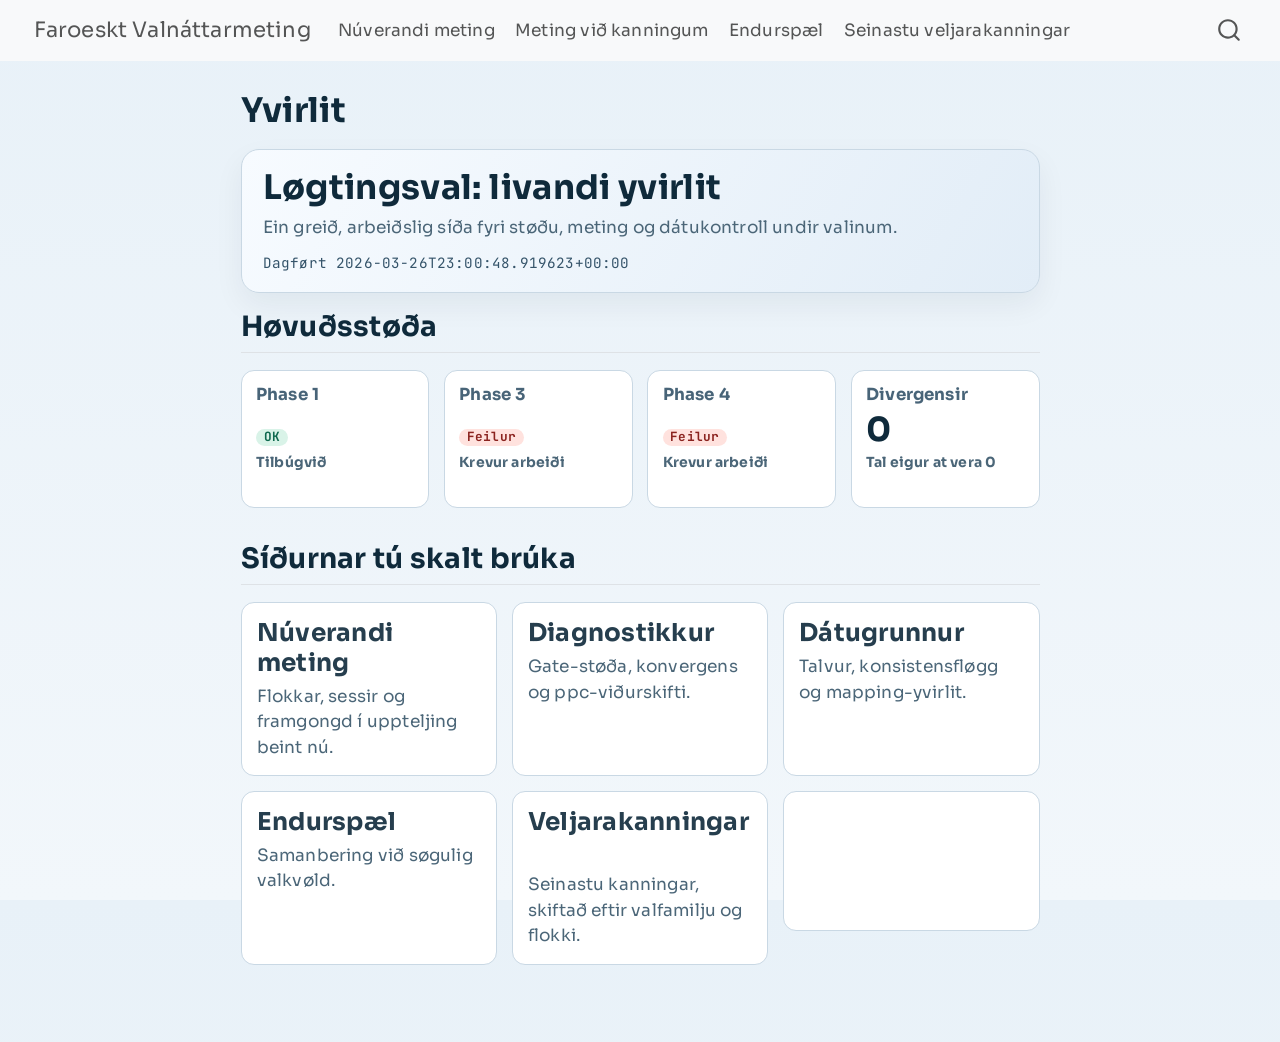
<file: index.html>
<!DOCTYPE html>
<html xmlns="http://www.w3.org/1999/xhtml" lang="en" xml:lang="en"><head>

<meta charset="utf-8">
<meta name="generator" content="quarto-1.8.25">

<meta name="viewport" content="width=device-width, initial-scale=1.0, user-scalable=yes">


<title>Yvirlit – Faroeskt Valnáttarmeting</title>
<style>
code{white-space: pre-wrap;}
span.smallcaps{font-variant: small-caps;}
div.columns{display: flex; gap: min(4vw, 1.5em);}
div.column{flex: auto; overflow-x: auto;}
div.hanging-indent{margin-left: 1.5em; text-indent: -1.5em;}
ul.task-list{list-style: none;}
ul.task-list li input[type="checkbox"] {
  width: 0.8em;
  margin: 0 0.8em 0.2em -1em; /* quarto-specific, see https://github.com/quarto-dev/quarto-cli/issues/4556 */ 
  vertical-align: middle;
}
</style>


<script src="site_libs/quarto-nav/quarto-nav.js"></script>
<script src="site_libs/quarto-nav/headroom.min.js"></script>
<script src="site_libs/clipboard/clipboard.min.js"></script>
<script src="site_libs/quarto-search/autocomplete.umd.js"></script>
<script src="site_libs/quarto-search/fuse.min.js"></script>
<script src="site_libs/quarto-search/quarto-search.js"></script>
<meta name="quarto:offset" content="./">
<script src="site_libs/quarto-html/quarto.js" type="module"></script>
<script src="site_libs/quarto-html/tabsets/tabsets.js" type="module"></script>
<script src="site_libs/quarto-html/axe/axe-check.js" type="module"></script>
<script src="site_libs/quarto-html/popper.min.js"></script>
<script src="site_libs/quarto-html/tippy.umd.min.js"></script>
<script src="site_libs/quarto-html/anchor.min.js"></script>
<link href="site_libs/quarto-html/tippy.css" rel="stylesheet">
<link href="site_libs/quarto-html/quarto-syntax-highlighting-7b89279ff1a6dce999919e0e67d4d9ec.css" rel="stylesheet" id="quarto-text-highlighting-styles">
<script src="site_libs/bootstrap/bootstrap.min.js"></script>
<link href="site_libs/bootstrap/bootstrap-icons.css" rel="stylesheet">
<link href="site_libs/bootstrap/bootstrap-e31584831b205ffbb2d98406f31c2a5b.min.css" rel="stylesheet" append-hash="true" id="quarto-bootstrap" data-mode="light">
<script id="quarto-search-options" type="application/json">{
  "location": "navbar",
  "copy-button": false,
  "collapse-after": 3,
  "panel-placement": "end",
  "type": "overlay",
  "limit": 50,
  "keyboard-shortcut": [
    "f",
    "/",
    "s"
  ],
  "show-item-context": false,
  "language": {
    "search-no-results-text": "No results",
    "search-matching-documents-text": "matching documents",
    "search-copy-link-title": "Copy link to search",
    "search-hide-matches-text": "Hide additional matches",
    "search-more-match-text": "more match in this document",
    "search-more-matches-text": "more matches in this document",
    "search-clear-button-title": "Clear",
    "search-text-placeholder": "",
    "search-detached-cancel-button-title": "Cancel",
    "search-submit-button-title": "Submit",
    "search-label": "Search"
  }
}</script>


<link rel="stylesheet" href="assets/site.css">
</head>

<body class="nav-fixed fullcontent quarto-light">

<div id="quarto-search-results"></div>
  <header id="quarto-header" class="headroom fixed-top">
    <nav class="navbar navbar-expand-lg " data-bs-theme="dark">
      <div class="navbar-container container-fluid">
      <div class="navbar-brand-container mx-auto">
    <a href="./index.html" class="navbar-brand navbar-brand-logo">
    </a>
    <a class="navbar-brand" href="./index.html">
    <span class="navbar-title">Faroeskt Valnáttarmeting</span>
    </a>
  </div>
            <div id="quarto-search" class="" title="Search"></div>
          <button class="navbar-toggler" type="button" data-bs-toggle="collapse" data-bs-target="#navbarCollapse" aria-controls="navbarCollapse" role="menu" aria-expanded="false" aria-label="Toggle navigation" onclick="if (window.quartoToggleHeadroom) { window.quartoToggleHeadroom(); }">
  <span class="navbar-toggler-icon"></span>
</button>
          <div class="collapse navbar-collapse" id="navbarCollapse">
            <ul class="navbar-nav navbar-nav-scroll me-auto">
  <li class="nav-item">
    <a class="nav-link" href="./nowcast.html"> 
<span class="menu-text">Núverandi meting</span></a>
  </li>  
  <li class="nav-item">
    <a class="nav-link" href="./nowcast_polls.html"> 
<span class="menu-text">Meting við kanningum</span></a>
  </li>  
  <li class="nav-item">
    <a class="nav-link" href="./replay.html"> 
<span class="menu-text">Endurspæl</span></a>
  </li>  
  <li class="nav-item">
    <a class="nav-link" href="./polls.html"> 
<span class="menu-text">Seinastu veljarakanningar</span></a>
  </li>  
</ul>
          </div> <!-- /navcollapse -->
            <div class="quarto-navbar-tools">
</div>
      </div> <!-- /container-fluid -->
    </nav>
</header>
<!-- content -->
<div id="quarto-content" class="quarto-container page-columns page-rows-contents page-layout-article page-navbar">
<!-- sidebar -->
<!-- margin-sidebar -->
    
<!-- main -->
<main class="content" id="quarto-document-content">

<header id="title-block-header" class="quarto-title-block default">
<div class="quarto-title">
<h1 class="title">Yvirlit</h1>
</div>



<div class="quarto-title-meta">

    
  
    
  </div>
  


</header>


<div class="hero">
<h1>
Løgtingsval: livandi yvirlit
</h1>
<p>
Ein greið, arbeiðslig síða fyri støðu, meting og dátukontroll undir valinum.
</p>
<div class="hero-meta">
<span id="last-sync">Loading…</span>
</div>
</div>
<section id="høvuðsstøða" class="level2">
<h2 class="anchored" data-anchor-id="høvuðsstøða">Høvuðsstøða</h2>
<div class="grid-4">
<div class="kpi-card">
<h3 class="anchored">
Phase 1
</h3>
<div id="kpi-phase1" class="kpi">
-
</div>
</div>
<div class="kpi-card">
<h3 class="anchored">
Phase 3
</h3>
<div id="kpi-phase3" class="kpi">
-
</div>
</div>
<div class="kpi-card">
<h3 class="anchored">
Phase 4
</h3>
<div id="kpi-phase4" class="kpi">
-
</div>
</div>
<div class="kpi-card">
<h3 class="anchored">
Divergensir
</h3>
<div id="kpi-div" class="kpi">
-
</div>
</div>
</div>
</section>
<section id="síðurnar-tú-skalt-brúka" class="level2">
<h2 class="anchored" data-anchor-id="síðurnar-tú-skalt-brúka">Síðurnar tú skalt brúka</h2>
<div class="grid-3">
<a class="nav-card" href="nowcast.html">
<h3 class="anchored">
Núverandi meting
</h3>
<p>
Flokkar, sessir og framgongd í uppteljing beint nú.
</p>
</a> <a class="nav-card" href="diagnostics.html">
<h3 class="anchored">
Diagnostikkur
</h3>
<p>
Gate-støða, konvergens og ppc-viðurskifti.
</p>
</a> <a class="nav-card" href="data.html">
<h3 class="anchored">
Dátugrunnur
</h3>
<p>
Talvur, konsistensfløgg og mapping-yvirlit.
</p>
</a> <a class="nav-card" href="replay.html">
<h3 class="anchored">
Endurspæl
</h3>
<p>
Samanbering við søgulig valkvøld.
</p>
</a> <a class="nav-card" href="polls.html">
<h3 class="anchored">
Veljarakanningar
</h3>
<p>
Seinastu kanningar, skiftað eftir valfamilju og flokki.
</p>
</a><p><a class="nav-card" href="polls.html"></a></p>
</div>
<script src="assets/site.js"></script>
<script>
window.renderOverviewPage();
</script>


</section>

</main> <!-- /main -->
<script id="quarto-html-after-body" type="application/javascript">
  window.document.addEventListener("DOMContentLoaded", function (event) {
    const icon = "";
    const anchorJS = new window.AnchorJS();
    anchorJS.options = {
      placement: 'right',
      icon: icon
    };
    anchorJS.add('.anchored');
    const isCodeAnnotation = (el) => {
      for (const clz of el.classList) {
        if (clz.startsWith('code-annotation-')) {                     
          return true;
        }
      }
      return false;
    }
    const onCopySuccess = function(e) {
      // button target
      const button = e.trigger;
      // don't keep focus
      button.blur();
      // flash "checked"
      button.classList.add('code-copy-button-checked');
      var currentTitle = button.getAttribute("title");
      button.setAttribute("title", "Copied!");
      let tooltip;
      if (window.bootstrap) {
        button.setAttribute("data-bs-toggle", "tooltip");
        button.setAttribute("data-bs-placement", "left");
        button.setAttribute("data-bs-title", "Copied!");
        tooltip = new bootstrap.Tooltip(button, 
          { trigger: "manual", 
            customClass: "code-copy-button-tooltip",
            offset: [0, -8]});
        tooltip.show();    
      }
      setTimeout(function() {
        if (tooltip) {
          tooltip.hide();
          button.removeAttribute("data-bs-title");
          button.removeAttribute("data-bs-toggle");
          button.removeAttribute("data-bs-placement");
        }
        button.setAttribute("title", currentTitle);
        button.classList.remove('code-copy-button-checked');
      }, 1000);
      // clear code selection
      e.clearSelection();
    }
    const getTextToCopy = function(trigger) {
      const outerScaffold = trigger.parentElement.cloneNode(true);
      const codeEl = outerScaffold.querySelector('code');
      for (const childEl of codeEl.children) {
        if (isCodeAnnotation(childEl)) {
          childEl.remove();
        }
      }
      return codeEl.innerText;
    }
    const clipboard = new window.ClipboardJS('.code-copy-button:not([data-in-quarto-modal])', {
      text: getTextToCopy
    });
    clipboard.on('success', onCopySuccess);
    if (window.document.getElementById('quarto-embedded-source-code-modal')) {
      const clipboardModal = new window.ClipboardJS('.code-copy-button[data-in-quarto-modal]', {
        text: getTextToCopy,
        container: window.document.getElementById('quarto-embedded-source-code-modal')
      });
      clipboardModal.on('success', onCopySuccess);
    }
      var localhostRegex = new RegExp(/^(?:http|https):\/\/localhost\:?[0-9]*\//);
      var mailtoRegex = new RegExp(/^mailto:/);
        var filterRegex = new RegExp('/' + window.location.host + '/');
      var isInternal = (href) => {
          return filterRegex.test(href) || localhostRegex.test(href) || mailtoRegex.test(href);
      }
      // Inspect non-navigation links and adorn them if external
     var links = window.document.querySelectorAll('a[href]:not(.nav-link):not(.navbar-brand):not(.toc-action):not(.sidebar-link):not(.sidebar-item-toggle):not(.pagination-link):not(.no-external):not([aria-hidden]):not(.dropdown-item):not(.quarto-navigation-tool):not(.about-link)');
      for (var i=0; i<links.length; i++) {
        const link = links[i];
        if (!isInternal(link.href)) {
          // undo the damage that might have been done by quarto-nav.js in the case of
          // links that we want to consider external
          if (link.dataset.originalHref !== undefined) {
            link.href = link.dataset.originalHref;
          }
        }
      }
    function tippyHover(el, contentFn, onTriggerFn, onUntriggerFn) {
      const config = {
        allowHTML: true,
        maxWidth: 500,
        delay: 100,
        arrow: false,
        appendTo: function(el) {
            return el.parentElement;
        },
        interactive: true,
        interactiveBorder: 10,
        theme: 'quarto',
        placement: 'bottom-start',
      };
      if (contentFn) {
        config.content = contentFn;
      }
      if (onTriggerFn) {
        config.onTrigger = onTriggerFn;
      }
      if (onUntriggerFn) {
        config.onUntrigger = onUntriggerFn;
      }
      window.tippy(el, config); 
    }
    const noterefs = window.document.querySelectorAll('a[role="doc-noteref"]');
    for (var i=0; i<noterefs.length; i++) {
      const ref = noterefs[i];
      tippyHover(ref, function() {
        // use id or data attribute instead here
        let href = ref.getAttribute('data-footnote-href') || ref.getAttribute('href');
        try { href = new URL(href).hash; } catch {}
        const id = href.replace(/^#\/?/, "");
        const note = window.document.getElementById(id);
        if (note) {
          return note.innerHTML;
        } else {
          return "";
        }
      });
    }
    const xrefs = window.document.querySelectorAll('a.quarto-xref');
    const processXRef = (id, note) => {
      // Strip column container classes
      const stripColumnClz = (el) => {
        el.classList.remove("page-full", "page-columns");
        if (el.children) {
          for (const child of el.children) {
            stripColumnClz(child);
          }
        }
      }
      stripColumnClz(note)
      if (id === null || id.startsWith('sec-')) {
        // Special case sections, only their first couple elements
        const container = document.createElement("div");
        if (note.children && note.children.length > 2) {
          container.appendChild(note.children[0].cloneNode(true));
          for (let i = 1; i < note.children.length; i++) {
            const child = note.children[i];
            if (child.tagName === "P" && child.innerText === "") {
              continue;
            } else {
              container.appendChild(child.cloneNode(true));
              break;
            }
          }
          if (window.Quarto?.typesetMath) {
            window.Quarto.typesetMath(container);
          }
          return container.innerHTML
        } else {
          if (window.Quarto?.typesetMath) {
            window.Quarto.typesetMath(note);
          }
          return note.innerHTML;
        }
      } else {
        // Remove any anchor links if they are present
        const anchorLink = note.querySelector('a.anchorjs-link');
        if (anchorLink) {
          anchorLink.remove();
        }
        if (window.Quarto?.typesetMath) {
          window.Quarto.typesetMath(note);
        }
        if (note.classList.contains("callout")) {
          return note.outerHTML;
        } else {
          return note.innerHTML;
        }
      }
    }
    for (var i=0; i<xrefs.length; i++) {
      const xref = xrefs[i];
      tippyHover(xref, undefined, function(instance) {
        instance.disable();
        let url = xref.getAttribute('href');
        let hash = undefined; 
        if (url.startsWith('#')) {
          hash = url;
        } else {
          try { hash = new URL(url).hash; } catch {}
        }
        if (hash) {
          const id = hash.replace(/^#\/?/, "");
          const note = window.document.getElementById(id);
          if (note !== null) {
            try {
              const html = processXRef(id, note.cloneNode(true));
              instance.setContent(html);
            } finally {
              instance.enable();
              instance.show();
            }
          } else {
            // See if we can fetch this
            fetch(url.split('#')[0])
            .then(res => res.text())
            .then(html => {
              const parser = new DOMParser();
              const htmlDoc = parser.parseFromString(html, "text/html");
              const note = htmlDoc.getElementById(id);
              if (note !== null) {
                const html = processXRef(id, note);
                instance.setContent(html);
              } 
            }).finally(() => {
              instance.enable();
              instance.show();
            });
          }
        } else {
          // See if we can fetch a full url (with no hash to target)
          // This is a special case and we should probably do some content thinning / targeting
          fetch(url)
          .then(res => res.text())
          .then(html => {
            const parser = new DOMParser();
            const htmlDoc = parser.parseFromString(html, "text/html");
            const note = htmlDoc.querySelector('main.content');
            if (note !== null) {
              // This should only happen for chapter cross references
              // (since there is no id in the URL)
              // remove the first header
              if (note.children.length > 0 && note.children[0].tagName === "HEADER") {
                note.children[0].remove();
              }
              const html = processXRef(null, note);
              instance.setContent(html);
            } 
          }).finally(() => {
            instance.enable();
            instance.show();
          });
        }
      }, function(instance) {
      });
    }
        let selectedAnnoteEl;
        const selectorForAnnotation = ( cell, annotation) => {
          let cellAttr = 'data-code-cell="' + cell + '"';
          let lineAttr = 'data-code-annotation="' +  annotation + '"';
          const selector = 'span[' + cellAttr + '][' + lineAttr + ']';
          return selector;
        }
        const selectCodeLines = (annoteEl) => {
          const doc = window.document;
          const targetCell = annoteEl.getAttribute("data-target-cell");
          const targetAnnotation = annoteEl.getAttribute("data-target-annotation");
          const annoteSpan = window.document.querySelector(selectorForAnnotation(targetCell, targetAnnotation));
          const lines = annoteSpan.getAttribute("data-code-lines").split(",");
          const lineIds = lines.map((line) => {
            return targetCell + "-" + line;
          })
          let top = null;
          let height = null;
          let parent = null;
          if (lineIds.length > 0) {
              //compute the position of the single el (top and bottom and make a div)
              const el = window.document.getElementById(lineIds[0]);
              top = el.offsetTop;
              height = el.offsetHeight;
              parent = el.parentElement.parentElement;
            if (lineIds.length > 1) {
              const lastEl = window.document.getElementById(lineIds[lineIds.length - 1]);
              const bottom = lastEl.offsetTop + lastEl.offsetHeight;
              height = bottom - top;
            }
            if (top !== null && height !== null && parent !== null) {
              // cook up a div (if necessary) and position it 
              let div = window.document.getElementById("code-annotation-line-highlight");
              if (div === null) {
                div = window.document.createElement("div");
                div.setAttribute("id", "code-annotation-line-highlight");
                div.style.position = 'absolute';
                parent.appendChild(div);
              }
              div.style.top = top - 2 + "px";
              div.style.height = height + 4 + "px";
              div.style.left = 0;
              let gutterDiv = window.document.getElementById("code-annotation-line-highlight-gutter");
              if (gutterDiv === null) {
                gutterDiv = window.document.createElement("div");
                gutterDiv.setAttribute("id", "code-annotation-line-highlight-gutter");
                gutterDiv.style.position = 'absolute';
                const codeCell = window.document.getElementById(targetCell);
                const gutter = codeCell.querySelector('.code-annotation-gutter');
                gutter.appendChild(gutterDiv);
              }
              gutterDiv.style.top = top - 2 + "px";
              gutterDiv.style.height = height + 4 + "px";
            }
            selectedAnnoteEl = annoteEl;
          }
        };
        const unselectCodeLines = () => {
          const elementsIds = ["code-annotation-line-highlight", "code-annotation-line-highlight-gutter"];
          elementsIds.forEach((elId) => {
            const div = window.document.getElementById(elId);
            if (div) {
              div.remove();
            }
          });
          selectedAnnoteEl = undefined;
        };
          // Handle positioning of the toggle
      window.addEventListener(
        "resize",
        throttle(() => {
          elRect = undefined;
          if (selectedAnnoteEl) {
            selectCodeLines(selectedAnnoteEl);
          }
        }, 10)
      );
      function throttle(fn, ms) {
      let throttle = false;
      let timer;
        return (...args) => {
          if(!throttle) { // first call gets through
              fn.apply(this, args);
              throttle = true;
          } else { // all the others get throttled
              if(timer) clearTimeout(timer); // cancel #2
              timer = setTimeout(() => {
                fn.apply(this, args);
                timer = throttle = false;
              }, ms);
          }
        };
      }
        // Attach click handler to the DT
        const annoteDls = window.document.querySelectorAll('dt[data-target-cell]');
        for (const annoteDlNode of annoteDls) {
          annoteDlNode.addEventListener('click', (event) => {
            const clickedEl = event.target;
            if (clickedEl !== selectedAnnoteEl) {
              unselectCodeLines();
              const activeEl = window.document.querySelector('dt[data-target-cell].code-annotation-active');
              if (activeEl) {
                activeEl.classList.remove('code-annotation-active');
              }
              selectCodeLines(clickedEl);
              clickedEl.classList.add('code-annotation-active');
            } else {
              // Unselect the line
              unselectCodeLines();
              clickedEl.classList.remove('code-annotation-active');
            }
          });
        }
    const findCites = (el) => {
      const parentEl = el.parentElement;
      if (parentEl) {
        const cites = parentEl.dataset.cites;
        if (cites) {
          return {
            el,
            cites: cites.split(' ')
          };
        } else {
          return findCites(el.parentElement)
        }
      } else {
        return undefined;
      }
    };
    var bibliorefs = window.document.querySelectorAll('a[role="doc-biblioref"]');
    for (var i=0; i<bibliorefs.length; i++) {
      const ref = bibliorefs[i];
      const citeInfo = findCites(ref);
      if (citeInfo) {
        tippyHover(citeInfo.el, function() {
          var popup = window.document.createElement('div');
          citeInfo.cites.forEach(function(cite) {
            var citeDiv = window.document.createElement('div');
            citeDiv.classList.add('hanging-indent');
            citeDiv.classList.add('csl-entry');
            var biblioDiv = window.document.getElementById('ref-' + cite);
            if (biblioDiv) {
              citeDiv.innerHTML = biblioDiv.innerHTML;
            }
            popup.appendChild(citeDiv);
          });
          return popup.innerHTML;
        });
      }
    }
  });
  </script>
</div> <!-- /content -->




</body></html>
</file>
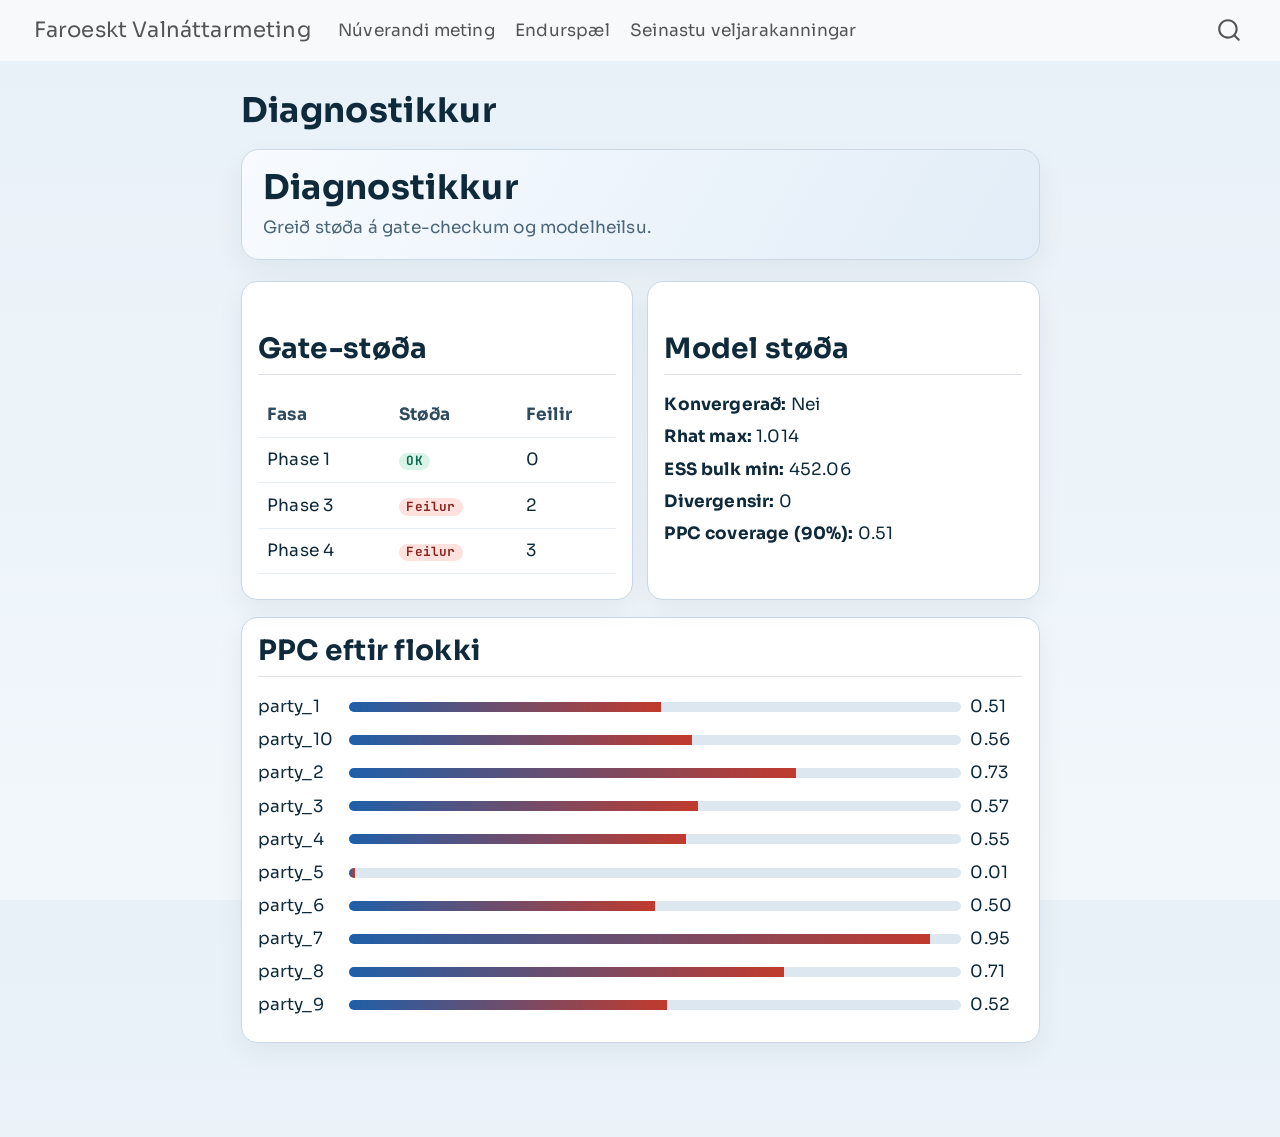
<file: diagnostics.html>
<!DOCTYPE html>
<html xmlns="http://www.w3.org/1999/xhtml" lang="en" xml:lang="en"><head>

<meta charset="utf-8">
<meta name="generator" content="quarto-1.8.25">

<meta name="viewport" content="width=device-width, initial-scale=1.0, user-scalable=yes">


<title>Diagnostikkur – Faroeskt Valnáttarmeting</title>
<style>
code{white-space: pre-wrap;}
span.smallcaps{font-variant: small-caps;}
div.columns{display: flex; gap: min(4vw, 1.5em);}
div.column{flex: auto; overflow-x: auto;}
div.hanging-indent{margin-left: 1.5em; text-indent: -1.5em;}
ul.task-list{list-style: none;}
ul.task-list li input[type="checkbox"] {
  width: 0.8em;
  margin: 0 0.8em 0.2em -1em; /* quarto-specific, see https://github.com/quarto-dev/quarto-cli/issues/4556 */ 
  vertical-align: middle;
}
</style>


<script src="site_libs/quarto-nav/quarto-nav.js"></script>
<script src="site_libs/quarto-nav/headroom.min.js"></script>
<script src="site_libs/clipboard/clipboard.min.js"></script>
<script src="site_libs/quarto-search/autocomplete.umd.js"></script>
<script src="site_libs/quarto-search/fuse.min.js"></script>
<script src="site_libs/quarto-search/quarto-search.js"></script>
<meta name="quarto:offset" content="./">
<script src="site_libs/quarto-html/quarto.js" type="module"></script>
<script src="site_libs/quarto-html/tabsets/tabsets.js" type="module"></script>
<script src="site_libs/quarto-html/axe/axe-check.js" type="module"></script>
<script src="site_libs/quarto-html/popper.min.js"></script>
<script src="site_libs/quarto-html/tippy.umd.min.js"></script>
<script src="site_libs/quarto-html/anchor.min.js"></script>
<link href="site_libs/quarto-html/tippy.css" rel="stylesheet">
<link href="site_libs/quarto-html/quarto-syntax-highlighting-7b89279ff1a6dce999919e0e67d4d9ec.css" rel="stylesheet" id="quarto-text-highlighting-styles">
<script src="site_libs/bootstrap/bootstrap.min.js"></script>
<link href="site_libs/bootstrap/bootstrap-icons.css" rel="stylesheet">
<link href="site_libs/bootstrap/bootstrap-e31584831b205ffbb2d98406f31c2a5b.min.css" rel="stylesheet" append-hash="true" id="quarto-bootstrap" data-mode="light">
<script id="quarto-search-options" type="application/json">{
  "location": "navbar",
  "copy-button": false,
  "collapse-after": 3,
  "panel-placement": "end",
  "type": "overlay",
  "limit": 50,
  "keyboard-shortcut": [
    "f",
    "/",
    "s"
  ],
  "show-item-context": false,
  "language": {
    "search-no-results-text": "No results",
    "search-matching-documents-text": "matching documents",
    "search-copy-link-title": "Copy link to search",
    "search-hide-matches-text": "Hide additional matches",
    "search-more-match-text": "more match in this document",
    "search-more-matches-text": "more matches in this document",
    "search-clear-button-title": "Clear",
    "search-text-placeholder": "",
    "search-detached-cancel-button-title": "Cancel",
    "search-submit-button-title": "Submit",
    "search-label": "Search"
  }
}</script>


<link rel="stylesheet" href="assets/site.css">
</head>

<body class="nav-fixed fullcontent quarto-light">

<div id="quarto-search-results"></div>
  <header id="quarto-header" class="headroom fixed-top">
    <nav class="navbar navbar-expand-lg " data-bs-theme="dark">
      <div class="navbar-container container-fluid">
      <div class="navbar-brand-container mx-auto">
    <a href="./index.html" class="navbar-brand navbar-brand-logo">
    </a>
    <a class="navbar-brand" href="./index.html">
    <span class="navbar-title">Faroeskt Valnáttarmeting</span>
    </a>
  </div>
            <div id="quarto-search" class="" title="Search"></div>
          <button class="navbar-toggler" type="button" data-bs-toggle="collapse" data-bs-target="#navbarCollapse" aria-controls="navbarCollapse" role="menu" aria-expanded="false" aria-label="Toggle navigation" onclick="if (window.quartoToggleHeadroom) { window.quartoToggleHeadroom(); }">
  <span class="navbar-toggler-icon"></span>
</button>
          <div class="collapse navbar-collapse" id="navbarCollapse">
            <ul class="navbar-nav navbar-nav-scroll me-auto">
  <li class="nav-item">
    <a class="nav-link" href="./nowcast.html"> 
<span class="menu-text">Núverandi meting</span></a>
  </li>  
  <li class="nav-item">
    <a class="nav-link" href="./replay.html"> 
<span class="menu-text">Endurspæl</span></a>
  </li>  
  <li class="nav-item">
    <a class="nav-link" href="./polls.html"> 
<span class="menu-text">Seinastu veljarakanningar</span></a>
  </li>  
</ul>
          </div> <!-- /navcollapse -->
            <div class="quarto-navbar-tools">
</div>
      </div> <!-- /container-fluid -->
    </nav>
</header>
<!-- content -->
<div id="quarto-content" class="quarto-container page-columns page-rows-contents page-layout-article page-navbar">
<!-- sidebar -->
<!-- margin-sidebar -->
    
<!-- main -->
<main class="content" id="quarto-document-content">

<header id="title-block-header" class="quarto-title-block default">
<div class="quarto-title">
<h1 class="title">Diagnostikkur</h1>
</div>



<div class="quarto-title-meta">

    
  
    
  </div>
  


</header>


<div class="hero hero-compact">
<h1>
Diagnostikkur
</h1>
<p>
Greið støða á gate-checkum og modelheilsu.
</p>
</div>
<div class="grid-2">
<section class="panel">
<h2 class="anchored">
Gate-støða
</h2>
<div id="gate-table">
Loading…
</div>
</section>
<section class="panel">
<h2 class="anchored">
Model støða
</h2>
<div id="model-summary">
Loading…
</div>
</section>
</div>
<section class="panel">
<h2 class="anchored">
PPC eftir flokki
</h2>
<div id="ppc-bars">
Loading…
</div>
</section>
<script src="assets/site.js"></script>
<script>
window.renderDiagnosticsPage();
</script>



</main> <!-- /main -->
<script id="quarto-html-after-body" type="application/javascript">
  window.document.addEventListener("DOMContentLoaded", function (event) {
    const icon = "";
    const anchorJS = new window.AnchorJS();
    anchorJS.options = {
      placement: 'right',
      icon: icon
    };
    anchorJS.add('.anchored');
    const isCodeAnnotation = (el) => {
      for (const clz of el.classList) {
        if (clz.startsWith('code-annotation-')) {                     
          return true;
        }
      }
      return false;
    }
    const onCopySuccess = function(e) {
      // button target
      const button = e.trigger;
      // don't keep focus
      button.blur();
      // flash "checked"
      button.classList.add('code-copy-button-checked');
      var currentTitle = button.getAttribute("title");
      button.setAttribute("title", "Copied!");
      let tooltip;
      if (window.bootstrap) {
        button.setAttribute("data-bs-toggle", "tooltip");
        button.setAttribute("data-bs-placement", "left");
        button.setAttribute("data-bs-title", "Copied!");
        tooltip = new bootstrap.Tooltip(button, 
          { trigger: "manual", 
            customClass: "code-copy-button-tooltip",
            offset: [0, -8]});
        tooltip.show();    
      }
      setTimeout(function() {
        if (tooltip) {
          tooltip.hide();
          button.removeAttribute("data-bs-title");
          button.removeAttribute("data-bs-toggle");
          button.removeAttribute("data-bs-placement");
        }
        button.setAttribute("title", currentTitle);
        button.classList.remove('code-copy-button-checked');
      }, 1000);
      // clear code selection
      e.clearSelection();
    }
    const getTextToCopy = function(trigger) {
      const outerScaffold = trigger.parentElement.cloneNode(true);
      const codeEl = outerScaffold.querySelector('code');
      for (const childEl of codeEl.children) {
        if (isCodeAnnotation(childEl)) {
          childEl.remove();
        }
      }
      return codeEl.innerText;
    }
    const clipboard = new window.ClipboardJS('.code-copy-button:not([data-in-quarto-modal])', {
      text: getTextToCopy
    });
    clipboard.on('success', onCopySuccess);
    if (window.document.getElementById('quarto-embedded-source-code-modal')) {
      const clipboardModal = new window.ClipboardJS('.code-copy-button[data-in-quarto-modal]', {
        text: getTextToCopy,
        container: window.document.getElementById('quarto-embedded-source-code-modal')
      });
      clipboardModal.on('success', onCopySuccess);
    }
      var localhostRegex = new RegExp(/^(?:http|https):\/\/localhost\:?[0-9]*\//);
      var mailtoRegex = new RegExp(/^mailto:/);
        var filterRegex = new RegExp('/' + window.location.host + '/');
      var isInternal = (href) => {
          return filterRegex.test(href) || localhostRegex.test(href) || mailtoRegex.test(href);
      }
      // Inspect non-navigation links and adorn them if external
     var links = window.document.querySelectorAll('a[href]:not(.nav-link):not(.navbar-brand):not(.toc-action):not(.sidebar-link):not(.sidebar-item-toggle):not(.pagination-link):not(.no-external):not([aria-hidden]):not(.dropdown-item):not(.quarto-navigation-tool):not(.about-link)');
      for (var i=0; i<links.length; i++) {
        const link = links[i];
        if (!isInternal(link.href)) {
          // undo the damage that might have been done by quarto-nav.js in the case of
          // links that we want to consider external
          if (link.dataset.originalHref !== undefined) {
            link.href = link.dataset.originalHref;
          }
        }
      }
    function tippyHover(el, contentFn, onTriggerFn, onUntriggerFn) {
      const config = {
        allowHTML: true,
        maxWidth: 500,
        delay: 100,
        arrow: false,
        appendTo: function(el) {
            return el.parentElement;
        },
        interactive: true,
        interactiveBorder: 10,
        theme: 'quarto',
        placement: 'bottom-start',
      };
      if (contentFn) {
        config.content = contentFn;
      }
      if (onTriggerFn) {
        config.onTrigger = onTriggerFn;
      }
      if (onUntriggerFn) {
        config.onUntrigger = onUntriggerFn;
      }
      window.tippy(el, config); 
    }
    const noterefs = window.document.querySelectorAll('a[role="doc-noteref"]');
    for (var i=0; i<noterefs.length; i++) {
      const ref = noterefs[i];
      tippyHover(ref, function() {
        // use id or data attribute instead here
        let href = ref.getAttribute('data-footnote-href') || ref.getAttribute('href');
        try { href = new URL(href).hash; } catch {}
        const id = href.replace(/^#\/?/, "");
        const note = window.document.getElementById(id);
        if (note) {
          return note.innerHTML;
        } else {
          return "";
        }
      });
    }
    const xrefs = window.document.querySelectorAll('a.quarto-xref');
    const processXRef = (id, note) => {
      // Strip column container classes
      const stripColumnClz = (el) => {
        el.classList.remove("page-full", "page-columns");
        if (el.children) {
          for (const child of el.children) {
            stripColumnClz(child);
          }
        }
      }
      stripColumnClz(note)
      if (id === null || id.startsWith('sec-')) {
        // Special case sections, only their first couple elements
        const container = document.createElement("div");
        if (note.children && note.children.length > 2) {
          container.appendChild(note.children[0].cloneNode(true));
          for (let i = 1; i < note.children.length; i++) {
            const child = note.children[i];
            if (child.tagName === "P" && child.innerText === "") {
              continue;
            } else {
              container.appendChild(child.cloneNode(true));
              break;
            }
          }
          if (window.Quarto?.typesetMath) {
            window.Quarto.typesetMath(container);
          }
          return container.innerHTML
        } else {
          if (window.Quarto?.typesetMath) {
            window.Quarto.typesetMath(note);
          }
          return note.innerHTML;
        }
      } else {
        // Remove any anchor links if they are present
        const anchorLink = note.querySelector('a.anchorjs-link');
        if (anchorLink) {
          anchorLink.remove();
        }
        if (window.Quarto?.typesetMath) {
          window.Quarto.typesetMath(note);
        }
        if (note.classList.contains("callout")) {
          return note.outerHTML;
        } else {
          return note.innerHTML;
        }
      }
    }
    for (var i=0; i<xrefs.length; i++) {
      const xref = xrefs[i];
      tippyHover(xref, undefined, function(instance) {
        instance.disable();
        let url = xref.getAttribute('href');
        let hash = undefined; 
        if (url.startsWith('#')) {
          hash = url;
        } else {
          try { hash = new URL(url).hash; } catch {}
        }
        if (hash) {
          const id = hash.replace(/^#\/?/, "");
          const note = window.document.getElementById(id);
          if (note !== null) {
            try {
              const html = processXRef(id, note.cloneNode(true));
              instance.setContent(html);
            } finally {
              instance.enable();
              instance.show();
            }
          } else {
            // See if we can fetch this
            fetch(url.split('#')[0])
            .then(res => res.text())
            .then(html => {
              const parser = new DOMParser();
              const htmlDoc = parser.parseFromString(html, "text/html");
              const note = htmlDoc.getElementById(id);
              if (note !== null) {
                const html = processXRef(id, note);
                instance.setContent(html);
              } 
            }).finally(() => {
              instance.enable();
              instance.show();
            });
          }
        } else {
          // See if we can fetch a full url (with no hash to target)
          // This is a special case and we should probably do some content thinning / targeting
          fetch(url)
          .then(res => res.text())
          .then(html => {
            const parser = new DOMParser();
            const htmlDoc = parser.parseFromString(html, "text/html");
            const note = htmlDoc.querySelector('main.content');
            if (note !== null) {
              // This should only happen for chapter cross references
              // (since there is no id in the URL)
              // remove the first header
              if (note.children.length > 0 && note.children[0].tagName === "HEADER") {
                note.children[0].remove();
              }
              const html = processXRef(null, note);
              instance.setContent(html);
            } 
          }).finally(() => {
            instance.enable();
            instance.show();
          });
        }
      }, function(instance) {
      });
    }
        let selectedAnnoteEl;
        const selectorForAnnotation = ( cell, annotation) => {
          let cellAttr = 'data-code-cell="' + cell + '"';
          let lineAttr = 'data-code-annotation="' +  annotation + '"';
          const selector = 'span[' + cellAttr + '][' + lineAttr + ']';
          return selector;
        }
        const selectCodeLines = (annoteEl) => {
          const doc = window.document;
          const targetCell = annoteEl.getAttribute("data-target-cell");
          const targetAnnotation = annoteEl.getAttribute("data-target-annotation");
          const annoteSpan = window.document.querySelector(selectorForAnnotation(targetCell, targetAnnotation));
          const lines = annoteSpan.getAttribute("data-code-lines").split(",");
          const lineIds = lines.map((line) => {
            return targetCell + "-" + line;
          })
          let top = null;
          let height = null;
          let parent = null;
          if (lineIds.length > 0) {
              //compute the position of the single el (top and bottom and make a div)
              const el = window.document.getElementById(lineIds[0]);
              top = el.offsetTop;
              height = el.offsetHeight;
              parent = el.parentElement.parentElement;
            if (lineIds.length > 1) {
              const lastEl = window.document.getElementById(lineIds[lineIds.length - 1]);
              const bottom = lastEl.offsetTop + lastEl.offsetHeight;
              height = bottom - top;
            }
            if (top !== null && height !== null && parent !== null) {
              // cook up a div (if necessary) and position it 
              let div = window.document.getElementById("code-annotation-line-highlight");
              if (div === null) {
                div = window.document.createElement("div");
                div.setAttribute("id", "code-annotation-line-highlight");
                div.style.position = 'absolute';
                parent.appendChild(div);
              }
              div.style.top = top - 2 + "px";
              div.style.height = height + 4 + "px";
              div.style.left = 0;
              let gutterDiv = window.document.getElementById("code-annotation-line-highlight-gutter");
              if (gutterDiv === null) {
                gutterDiv = window.document.createElement("div");
                gutterDiv.setAttribute("id", "code-annotation-line-highlight-gutter");
                gutterDiv.style.position = 'absolute';
                const codeCell = window.document.getElementById(targetCell);
                const gutter = codeCell.querySelector('.code-annotation-gutter');
                gutter.appendChild(gutterDiv);
              }
              gutterDiv.style.top = top - 2 + "px";
              gutterDiv.style.height = height + 4 + "px";
            }
            selectedAnnoteEl = annoteEl;
          }
        };
        const unselectCodeLines = () => {
          const elementsIds = ["code-annotation-line-highlight", "code-annotation-line-highlight-gutter"];
          elementsIds.forEach((elId) => {
            const div = window.document.getElementById(elId);
            if (div) {
              div.remove();
            }
          });
          selectedAnnoteEl = undefined;
        };
          // Handle positioning of the toggle
      window.addEventListener(
        "resize",
        throttle(() => {
          elRect = undefined;
          if (selectedAnnoteEl) {
            selectCodeLines(selectedAnnoteEl);
          }
        }, 10)
      );
      function throttle(fn, ms) {
      let throttle = false;
      let timer;
        return (...args) => {
          if(!throttle) { // first call gets through
              fn.apply(this, args);
              throttle = true;
          } else { // all the others get throttled
              if(timer) clearTimeout(timer); // cancel #2
              timer = setTimeout(() => {
                fn.apply(this, args);
                timer = throttle = false;
              }, ms);
          }
        };
      }
        // Attach click handler to the DT
        const annoteDls = window.document.querySelectorAll('dt[data-target-cell]');
        for (const annoteDlNode of annoteDls) {
          annoteDlNode.addEventListener('click', (event) => {
            const clickedEl = event.target;
            if (clickedEl !== selectedAnnoteEl) {
              unselectCodeLines();
              const activeEl = window.document.querySelector('dt[data-target-cell].code-annotation-active');
              if (activeEl) {
                activeEl.classList.remove('code-annotation-active');
              }
              selectCodeLines(clickedEl);
              clickedEl.classList.add('code-annotation-active');
            } else {
              // Unselect the line
              unselectCodeLines();
              clickedEl.classList.remove('code-annotation-active');
            }
          });
        }
    const findCites = (el) => {
      const parentEl = el.parentElement;
      if (parentEl) {
        const cites = parentEl.dataset.cites;
        if (cites) {
          return {
            el,
            cites: cites.split(' ')
          };
        } else {
          return findCites(el.parentElement)
        }
      } else {
        return undefined;
      }
    };
    var bibliorefs = window.document.querySelectorAll('a[role="doc-biblioref"]');
    for (var i=0; i<bibliorefs.length; i++) {
      const ref = bibliorefs[i];
      const citeInfo = findCites(ref);
      if (citeInfo) {
        tippyHover(citeInfo.el, function() {
          var popup = window.document.createElement('div');
          citeInfo.cites.forEach(function(cite) {
            var citeDiv = window.document.createElement('div');
            citeDiv.classList.add('hanging-indent');
            citeDiv.classList.add('csl-entry');
            var biblioDiv = window.document.getElementById('ref-' + cite);
            if (biblioDiv) {
              citeDiv.innerHTML = biblioDiv.innerHTML;
            }
            popup.appendChild(citeDiv);
          });
          return popup.innerHTML;
        });
      }
    }
  });
  </script>
</div> <!-- /content -->




</body></html>
</file>
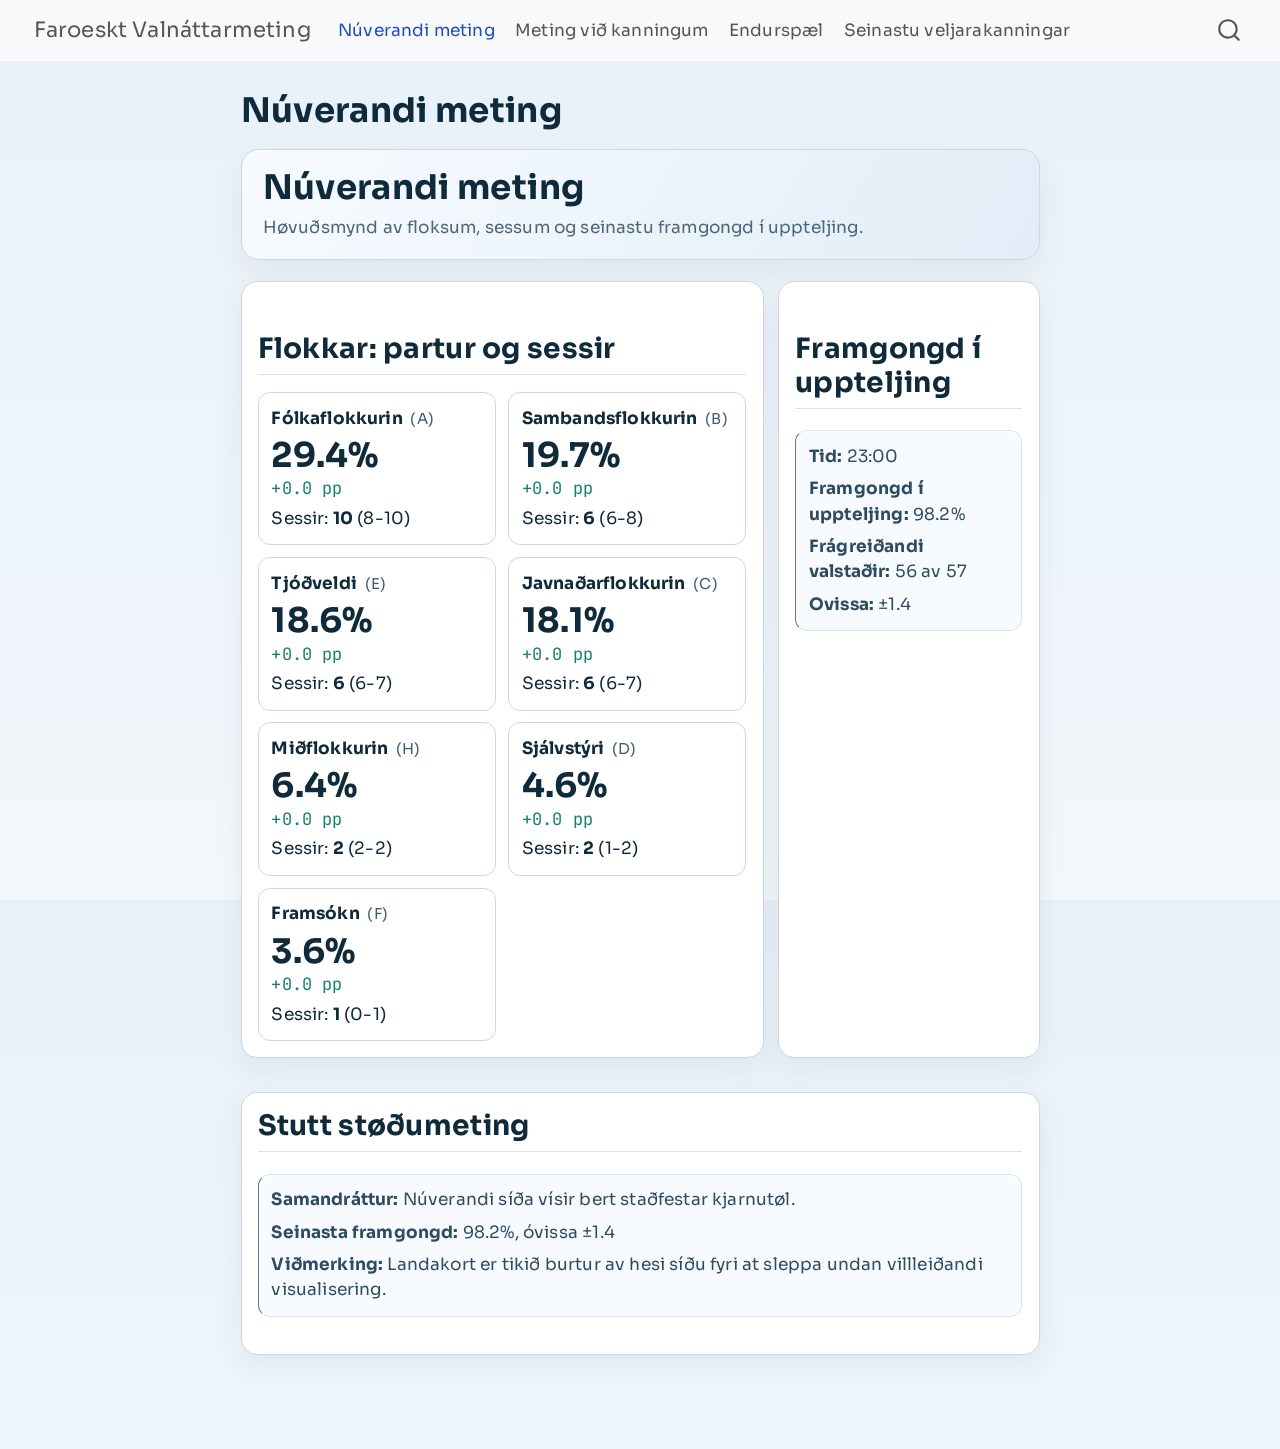
<file: nowcast.html>
<!DOCTYPE html>
<html xmlns="http://www.w3.org/1999/xhtml" lang="en" xml:lang="en"><head>

<meta charset="utf-8">
<meta name="generator" content="quarto-1.8.25">

<meta name="viewport" content="width=device-width, initial-scale=1.0, user-scalable=yes">


<title>Núverandi meting – Faroeskt Valnáttarmeting</title>
<style>
code{white-space: pre-wrap;}
span.smallcaps{font-variant: small-caps;}
div.columns{display: flex; gap: min(4vw, 1.5em);}
div.column{flex: auto; overflow-x: auto;}
div.hanging-indent{margin-left: 1.5em; text-indent: -1.5em;}
ul.task-list{list-style: none;}
ul.task-list li input[type="checkbox"] {
  width: 0.8em;
  margin: 0 0.8em 0.2em -1em; /* quarto-specific, see https://github.com/quarto-dev/quarto-cli/issues/4556 */ 
  vertical-align: middle;
}
</style>


<script src="site_libs/quarto-nav/quarto-nav.js"></script>
<script src="site_libs/quarto-nav/headroom.min.js"></script>
<script src="site_libs/clipboard/clipboard.min.js"></script>
<script src="site_libs/quarto-search/autocomplete.umd.js"></script>
<script src="site_libs/quarto-search/fuse.min.js"></script>
<script src="site_libs/quarto-search/quarto-search.js"></script>
<meta name="quarto:offset" content="./">
<script src="site_libs/quarto-html/quarto.js" type="module"></script>
<script src="site_libs/quarto-html/tabsets/tabsets.js" type="module"></script>
<script src="site_libs/quarto-html/axe/axe-check.js" type="module"></script>
<script src="site_libs/quarto-html/popper.min.js"></script>
<script src="site_libs/quarto-html/tippy.umd.min.js"></script>
<script src="site_libs/quarto-html/anchor.min.js"></script>
<link href="site_libs/quarto-html/tippy.css" rel="stylesheet">
<link href="site_libs/quarto-html/quarto-syntax-highlighting-7b89279ff1a6dce999919e0e67d4d9ec.css" rel="stylesheet" id="quarto-text-highlighting-styles">
<script src="site_libs/bootstrap/bootstrap.min.js"></script>
<link href="site_libs/bootstrap/bootstrap-icons.css" rel="stylesheet">
<link href="site_libs/bootstrap/bootstrap-e31584831b205ffbb2d98406f31c2a5b.min.css" rel="stylesheet" append-hash="true" id="quarto-bootstrap" data-mode="light">
<script id="quarto-search-options" type="application/json">{
  "location": "navbar",
  "copy-button": false,
  "collapse-after": 3,
  "panel-placement": "end",
  "type": "overlay",
  "limit": 50,
  "keyboard-shortcut": [
    "f",
    "/",
    "s"
  ],
  "show-item-context": false,
  "language": {
    "search-no-results-text": "No results",
    "search-matching-documents-text": "matching documents",
    "search-copy-link-title": "Copy link to search",
    "search-hide-matches-text": "Hide additional matches",
    "search-more-match-text": "more match in this document",
    "search-more-matches-text": "more matches in this document",
    "search-clear-button-title": "Clear",
    "search-text-placeholder": "",
    "search-detached-cancel-button-title": "Cancel",
    "search-submit-button-title": "Submit",
    "search-label": "Search"
  }
}</script>


<link rel="stylesheet" href="assets/site.css">
</head>

<body class="nav-fixed fullcontent quarto-light">

<div id="quarto-search-results"></div>
  <header id="quarto-header" class="headroom fixed-top">
    <nav class="navbar navbar-expand-lg " data-bs-theme="dark">
      <div class="navbar-container container-fluid">
      <div class="navbar-brand-container mx-auto">
    <a href="./index.html" class="navbar-brand navbar-brand-logo">
    </a>
    <a class="navbar-brand" href="./index.html">
    <span class="navbar-title">Faroeskt Valnáttarmeting</span>
    </a>
  </div>
            <div id="quarto-search" class="" title="Search"></div>
          <button class="navbar-toggler" type="button" data-bs-toggle="collapse" data-bs-target="#navbarCollapse" aria-controls="navbarCollapse" role="menu" aria-expanded="false" aria-label="Toggle navigation" onclick="if (window.quartoToggleHeadroom) { window.quartoToggleHeadroom(); }">
  <span class="navbar-toggler-icon"></span>
</button>
          <div class="collapse navbar-collapse" id="navbarCollapse">
            <ul class="navbar-nav navbar-nav-scroll me-auto">
  <li class="nav-item">
    <a class="nav-link active" href="./nowcast.html" aria-current="page"> 
<span class="menu-text">Núverandi meting</span></a>
  </li>  
  <li class="nav-item">
    <a class="nav-link" href="./nowcast_polls.html"> 
<span class="menu-text">Meting við kanningum</span></a>
  </li>  
  <li class="nav-item">
    <a class="nav-link" href="./replay.html"> 
<span class="menu-text">Endurspæl</span></a>
  </li>  
  <li class="nav-item">
    <a class="nav-link" href="./polls.html"> 
<span class="menu-text">Seinastu veljarakanningar</span></a>
  </li>  
</ul>
          </div> <!-- /navcollapse -->
            <div class="quarto-navbar-tools">
</div>
      </div> <!-- /container-fluid -->
    </nav>
</header>
<!-- content -->
<div id="quarto-content" class="quarto-container page-columns page-rows-contents page-layout-article page-navbar">
<!-- sidebar -->
<!-- margin-sidebar -->
    
<!-- main -->
<main class="content" id="quarto-document-content">

<header id="title-block-header" class="quarto-title-block default">
<div class="quarto-title">
<h1 class="title">Núverandi meting</h1>
</div>



<div class="quarto-title-meta">

    
  
    
  </div>
  


</header>


<div class="hero hero-compact">
<h1>
Núverandi meting
</h1>
<p>
Høvuðsmynd av floksum, sessum og seinastu framgongd í uppteljing.
</p>
</div>
<div class="grid-2-wide">
<section class="panel">
<h2 class="anchored">
Flokkar: partur og sessir
</h2>
<div id="party-grid" class="party-grid">
Loading…
</div>
</section>
<section class="panel">
<h2 class="anchored">
Framgongd í uppteljing
</h2>
<div id="timeline" class="timeline">
Loading…
</div>
</section>
</div>
<section class="panel">
<h2 class="anchored">
Stutt støðumeting
</h2>
<div id="map" class="status-note">
Loading…
</div>
</section>
<script src="assets/site.js"></script>
<script>
window.renderNowcastPage();
</script>



</main> <!-- /main -->
<script id="quarto-html-after-body" type="application/javascript">
  window.document.addEventListener("DOMContentLoaded", function (event) {
    const icon = "";
    const anchorJS = new window.AnchorJS();
    anchorJS.options = {
      placement: 'right',
      icon: icon
    };
    anchorJS.add('.anchored');
    const isCodeAnnotation = (el) => {
      for (const clz of el.classList) {
        if (clz.startsWith('code-annotation-')) {                     
          return true;
        }
      }
      return false;
    }
    const onCopySuccess = function(e) {
      // button target
      const button = e.trigger;
      // don't keep focus
      button.blur();
      // flash "checked"
      button.classList.add('code-copy-button-checked');
      var currentTitle = button.getAttribute("title");
      button.setAttribute("title", "Copied!");
      let tooltip;
      if (window.bootstrap) {
        button.setAttribute("data-bs-toggle", "tooltip");
        button.setAttribute("data-bs-placement", "left");
        button.setAttribute("data-bs-title", "Copied!");
        tooltip = new bootstrap.Tooltip(button, 
          { trigger: "manual", 
            customClass: "code-copy-button-tooltip",
            offset: [0, -8]});
        tooltip.show();    
      }
      setTimeout(function() {
        if (tooltip) {
          tooltip.hide();
          button.removeAttribute("data-bs-title");
          button.removeAttribute("data-bs-toggle");
          button.removeAttribute("data-bs-placement");
        }
        button.setAttribute("title", currentTitle);
        button.classList.remove('code-copy-button-checked');
      }, 1000);
      // clear code selection
      e.clearSelection();
    }
    const getTextToCopy = function(trigger) {
      const outerScaffold = trigger.parentElement.cloneNode(true);
      const codeEl = outerScaffold.querySelector('code');
      for (const childEl of codeEl.children) {
        if (isCodeAnnotation(childEl)) {
          childEl.remove();
        }
      }
      return codeEl.innerText;
    }
    const clipboard = new window.ClipboardJS('.code-copy-button:not([data-in-quarto-modal])', {
      text: getTextToCopy
    });
    clipboard.on('success', onCopySuccess);
    if (window.document.getElementById('quarto-embedded-source-code-modal')) {
      const clipboardModal = new window.ClipboardJS('.code-copy-button[data-in-quarto-modal]', {
        text: getTextToCopy,
        container: window.document.getElementById('quarto-embedded-source-code-modal')
      });
      clipboardModal.on('success', onCopySuccess);
    }
      var localhostRegex = new RegExp(/^(?:http|https):\/\/localhost\:?[0-9]*\//);
      var mailtoRegex = new RegExp(/^mailto:/);
        var filterRegex = new RegExp('/' + window.location.host + '/');
      var isInternal = (href) => {
          return filterRegex.test(href) || localhostRegex.test(href) || mailtoRegex.test(href);
      }
      // Inspect non-navigation links and adorn them if external
     var links = window.document.querySelectorAll('a[href]:not(.nav-link):not(.navbar-brand):not(.toc-action):not(.sidebar-link):not(.sidebar-item-toggle):not(.pagination-link):not(.no-external):not([aria-hidden]):not(.dropdown-item):not(.quarto-navigation-tool):not(.about-link)');
      for (var i=0; i<links.length; i++) {
        const link = links[i];
        if (!isInternal(link.href)) {
          // undo the damage that might have been done by quarto-nav.js in the case of
          // links that we want to consider external
          if (link.dataset.originalHref !== undefined) {
            link.href = link.dataset.originalHref;
          }
        }
      }
    function tippyHover(el, contentFn, onTriggerFn, onUntriggerFn) {
      const config = {
        allowHTML: true,
        maxWidth: 500,
        delay: 100,
        arrow: false,
        appendTo: function(el) {
            return el.parentElement;
        },
        interactive: true,
        interactiveBorder: 10,
        theme: 'quarto',
        placement: 'bottom-start',
      };
      if (contentFn) {
        config.content = contentFn;
      }
      if (onTriggerFn) {
        config.onTrigger = onTriggerFn;
      }
      if (onUntriggerFn) {
        config.onUntrigger = onUntriggerFn;
      }
      window.tippy(el, config); 
    }
    const noterefs = window.document.querySelectorAll('a[role="doc-noteref"]');
    for (var i=0; i<noterefs.length; i++) {
      const ref = noterefs[i];
      tippyHover(ref, function() {
        // use id or data attribute instead here
        let href = ref.getAttribute('data-footnote-href') || ref.getAttribute('href');
        try { href = new URL(href).hash; } catch {}
        const id = href.replace(/^#\/?/, "");
        const note = window.document.getElementById(id);
        if (note) {
          return note.innerHTML;
        } else {
          return "";
        }
      });
    }
    const xrefs = window.document.querySelectorAll('a.quarto-xref');
    const processXRef = (id, note) => {
      // Strip column container classes
      const stripColumnClz = (el) => {
        el.classList.remove("page-full", "page-columns");
        if (el.children) {
          for (const child of el.children) {
            stripColumnClz(child);
          }
        }
      }
      stripColumnClz(note)
      if (id === null || id.startsWith('sec-')) {
        // Special case sections, only their first couple elements
        const container = document.createElement("div");
        if (note.children && note.children.length > 2) {
          container.appendChild(note.children[0].cloneNode(true));
          for (let i = 1; i < note.children.length; i++) {
            const child = note.children[i];
            if (child.tagName === "P" && child.innerText === "") {
              continue;
            } else {
              container.appendChild(child.cloneNode(true));
              break;
            }
          }
          if (window.Quarto?.typesetMath) {
            window.Quarto.typesetMath(container);
          }
          return container.innerHTML
        } else {
          if (window.Quarto?.typesetMath) {
            window.Quarto.typesetMath(note);
          }
          return note.innerHTML;
        }
      } else {
        // Remove any anchor links if they are present
        const anchorLink = note.querySelector('a.anchorjs-link');
        if (anchorLink) {
          anchorLink.remove();
        }
        if (window.Quarto?.typesetMath) {
          window.Quarto.typesetMath(note);
        }
        if (note.classList.contains("callout")) {
          return note.outerHTML;
        } else {
          return note.innerHTML;
        }
      }
    }
    for (var i=0; i<xrefs.length; i++) {
      const xref = xrefs[i];
      tippyHover(xref, undefined, function(instance) {
        instance.disable();
        let url = xref.getAttribute('href');
        let hash = undefined; 
        if (url.startsWith('#')) {
          hash = url;
        } else {
          try { hash = new URL(url).hash; } catch {}
        }
        if (hash) {
          const id = hash.replace(/^#\/?/, "");
          const note = window.document.getElementById(id);
          if (note !== null) {
            try {
              const html = processXRef(id, note.cloneNode(true));
              instance.setContent(html);
            } finally {
              instance.enable();
              instance.show();
            }
          } else {
            // See if we can fetch this
            fetch(url.split('#')[0])
            .then(res => res.text())
            .then(html => {
              const parser = new DOMParser();
              const htmlDoc = parser.parseFromString(html, "text/html");
              const note = htmlDoc.getElementById(id);
              if (note !== null) {
                const html = processXRef(id, note);
                instance.setContent(html);
              } 
            }).finally(() => {
              instance.enable();
              instance.show();
            });
          }
        } else {
          // See if we can fetch a full url (with no hash to target)
          // This is a special case and we should probably do some content thinning / targeting
          fetch(url)
          .then(res => res.text())
          .then(html => {
            const parser = new DOMParser();
            const htmlDoc = parser.parseFromString(html, "text/html");
            const note = htmlDoc.querySelector('main.content');
            if (note !== null) {
              // This should only happen for chapter cross references
              // (since there is no id in the URL)
              // remove the first header
              if (note.children.length > 0 && note.children[0].tagName === "HEADER") {
                note.children[0].remove();
              }
              const html = processXRef(null, note);
              instance.setContent(html);
            } 
          }).finally(() => {
            instance.enable();
            instance.show();
          });
        }
      }, function(instance) {
      });
    }
        let selectedAnnoteEl;
        const selectorForAnnotation = ( cell, annotation) => {
          let cellAttr = 'data-code-cell="' + cell + '"';
          let lineAttr = 'data-code-annotation="' +  annotation + '"';
          const selector = 'span[' + cellAttr + '][' + lineAttr + ']';
          return selector;
        }
        const selectCodeLines = (annoteEl) => {
          const doc = window.document;
          const targetCell = annoteEl.getAttribute("data-target-cell");
          const targetAnnotation = annoteEl.getAttribute("data-target-annotation");
          const annoteSpan = window.document.querySelector(selectorForAnnotation(targetCell, targetAnnotation));
          const lines = annoteSpan.getAttribute("data-code-lines").split(",");
          const lineIds = lines.map((line) => {
            return targetCell + "-" + line;
          })
          let top = null;
          let height = null;
          let parent = null;
          if (lineIds.length > 0) {
              //compute the position of the single el (top and bottom and make a div)
              const el = window.document.getElementById(lineIds[0]);
              top = el.offsetTop;
              height = el.offsetHeight;
              parent = el.parentElement.parentElement;
            if (lineIds.length > 1) {
              const lastEl = window.document.getElementById(lineIds[lineIds.length - 1]);
              const bottom = lastEl.offsetTop + lastEl.offsetHeight;
              height = bottom - top;
            }
            if (top !== null && height !== null && parent !== null) {
              // cook up a div (if necessary) and position it 
              let div = window.document.getElementById("code-annotation-line-highlight");
              if (div === null) {
                div = window.document.createElement("div");
                div.setAttribute("id", "code-annotation-line-highlight");
                div.style.position = 'absolute';
                parent.appendChild(div);
              }
              div.style.top = top - 2 + "px";
              div.style.height = height + 4 + "px";
              div.style.left = 0;
              let gutterDiv = window.document.getElementById("code-annotation-line-highlight-gutter");
              if (gutterDiv === null) {
                gutterDiv = window.document.createElement("div");
                gutterDiv.setAttribute("id", "code-annotation-line-highlight-gutter");
                gutterDiv.style.position = 'absolute';
                const codeCell = window.document.getElementById(targetCell);
                const gutter = codeCell.querySelector('.code-annotation-gutter');
                gutter.appendChild(gutterDiv);
              }
              gutterDiv.style.top = top - 2 + "px";
              gutterDiv.style.height = height + 4 + "px";
            }
            selectedAnnoteEl = annoteEl;
          }
        };
        const unselectCodeLines = () => {
          const elementsIds = ["code-annotation-line-highlight", "code-annotation-line-highlight-gutter"];
          elementsIds.forEach((elId) => {
            const div = window.document.getElementById(elId);
            if (div) {
              div.remove();
            }
          });
          selectedAnnoteEl = undefined;
        };
          // Handle positioning of the toggle
      window.addEventListener(
        "resize",
        throttle(() => {
          elRect = undefined;
          if (selectedAnnoteEl) {
            selectCodeLines(selectedAnnoteEl);
          }
        }, 10)
      );
      function throttle(fn, ms) {
      let throttle = false;
      let timer;
        return (...args) => {
          if(!throttle) { // first call gets through
              fn.apply(this, args);
              throttle = true;
          } else { // all the others get throttled
              if(timer) clearTimeout(timer); // cancel #2
              timer = setTimeout(() => {
                fn.apply(this, args);
                timer = throttle = false;
              }, ms);
          }
        };
      }
        // Attach click handler to the DT
        const annoteDls = window.document.querySelectorAll('dt[data-target-cell]');
        for (const annoteDlNode of annoteDls) {
          annoteDlNode.addEventListener('click', (event) => {
            const clickedEl = event.target;
            if (clickedEl !== selectedAnnoteEl) {
              unselectCodeLines();
              const activeEl = window.document.querySelector('dt[data-target-cell].code-annotation-active');
              if (activeEl) {
                activeEl.classList.remove('code-annotation-active');
              }
              selectCodeLines(clickedEl);
              clickedEl.classList.add('code-annotation-active');
            } else {
              // Unselect the line
              unselectCodeLines();
              clickedEl.classList.remove('code-annotation-active');
            }
          });
        }
    const findCites = (el) => {
      const parentEl = el.parentElement;
      if (parentEl) {
        const cites = parentEl.dataset.cites;
        if (cites) {
          return {
            el,
            cites: cites.split(' ')
          };
        } else {
          return findCites(el.parentElement)
        }
      } else {
        return undefined;
      }
    };
    var bibliorefs = window.document.querySelectorAll('a[role="doc-biblioref"]');
    for (var i=0; i<bibliorefs.length; i++) {
      const ref = bibliorefs[i];
      const citeInfo = findCites(ref);
      if (citeInfo) {
        tippyHover(citeInfo.el, function() {
          var popup = window.document.createElement('div');
          citeInfo.cites.forEach(function(cite) {
            var citeDiv = window.document.createElement('div');
            citeDiv.classList.add('hanging-indent');
            citeDiv.classList.add('csl-entry');
            var biblioDiv = window.document.getElementById('ref-' + cite);
            if (biblioDiv) {
              citeDiv.innerHTML = biblioDiv.innerHTML;
            }
            popup.appendChild(citeDiv);
          });
          return popup.innerHTML;
        });
      }
    }
  });
  </script>
</div> <!-- /content -->




</body></html>
</file>
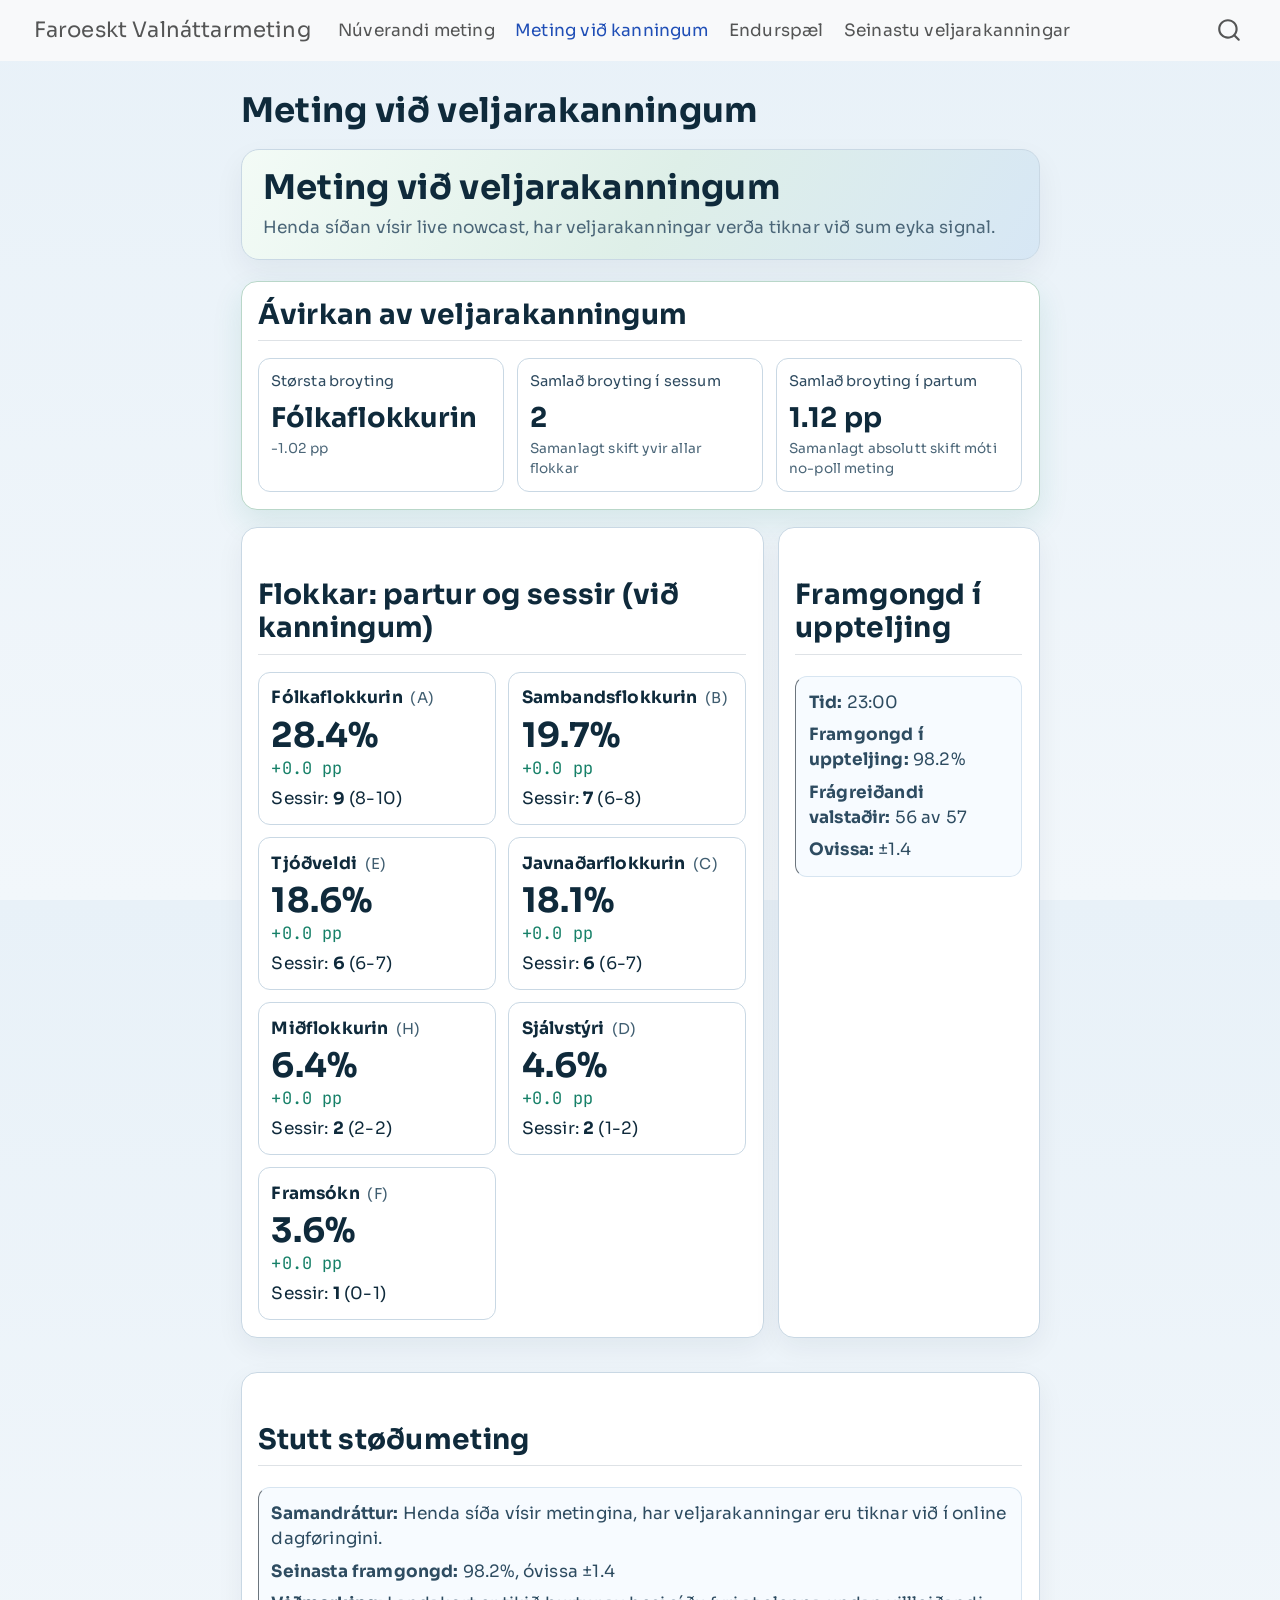
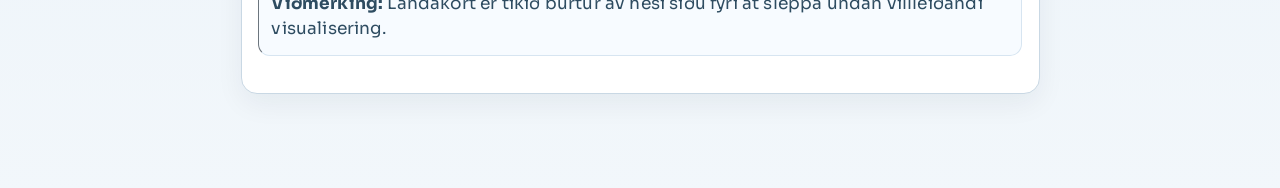
<file: nowcast_polls.html>
<!DOCTYPE html>
<html xmlns="http://www.w3.org/1999/xhtml" lang="en" xml:lang="en"><head>

<meta charset="utf-8">
<meta name="generator" content="quarto-1.8.25">

<meta name="viewport" content="width=device-width, initial-scale=1.0, user-scalable=yes">


<title>Meting við veljarakanningum – Faroeskt Valnáttarmeting</title>
<style>
code{white-space: pre-wrap;}
span.smallcaps{font-variant: small-caps;}
div.columns{display: flex; gap: min(4vw, 1.5em);}
div.column{flex: auto; overflow-x: auto;}
div.hanging-indent{margin-left: 1.5em; text-indent: -1.5em;}
ul.task-list{list-style: none;}
ul.task-list li input[type="checkbox"] {
  width: 0.8em;
  margin: 0 0.8em 0.2em -1em; /* quarto-specific, see https://github.com/quarto-dev/quarto-cli/issues/4556 */ 
  vertical-align: middle;
}
</style>


<script src="site_libs/quarto-nav/quarto-nav.js"></script>
<script src="site_libs/quarto-nav/headroom.min.js"></script>
<script src="site_libs/clipboard/clipboard.min.js"></script>
<script src="site_libs/quarto-search/autocomplete.umd.js"></script>
<script src="site_libs/quarto-search/fuse.min.js"></script>
<script src="site_libs/quarto-search/quarto-search.js"></script>
<meta name="quarto:offset" content="./">
<script src="site_libs/quarto-html/quarto.js" type="module"></script>
<script src="site_libs/quarto-html/tabsets/tabsets.js" type="module"></script>
<script src="site_libs/quarto-html/axe/axe-check.js" type="module"></script>
<script src="site_libs/quarto-html/popper.min.js"></script>
<script src="site_libs/quarto-html/tippy.umd.min.js"></script>
<script src="site_libs/quarto-html/anchor.min.js"></script>
<link href="site_libs/quarto-html/tippy.css" rel="stylesheet">
<link href="site_libs/quarto-html/quarto-syntax-highlighting-7b89279ff1a6dce999919e0e67d4d9ec.css" rel="stylesheet" id="quarto-text-highlighting-styles">
<script src="site_libs/bootstrap/bootstrap.min.js"></script>
<link href="site_libs/bootstrap/bootstrap-icons.css" rel="stylesheet">
<link href="site_libs/bootstrap/bootstrap-e31584831b205ffbb2d98406f31c2a5b.min.css" rel="stylesheet" append-hash="true" id="quarto-bootstrap" data-mode="light">
<script id="quarto-search-options" type="application/json">{
  "location": "navbar",
  "copy-button": false,
  "collapse-after": 3,
  "panel-placement": "end",
  "type": "overlay",
  "limit": 50,
  "keyboard-shortcut": [
    "f",
    "/",
    "s"
  ],
  "show-item-context": false,
  "language": {
    "search-no-results-text": "No results",
    "search-matching-documents-text": "matching documents",
    "search-copy-link-title": "Copy link to search",
    "search-hide-matches-text": "Hide additional matches",
    "search-more-match-text": "more match in this document",
    "search-more-matches-text": "more matches in this document",
    "search-clear-button-title": "Clear",
    "search-text-placeholder": "",
    "search-detached-cancel-button-title": "Cancel",
    "search-submit-button-title": "Submit",
    "search-label": "Search"
  }
}</script>


<link rel="stylesheet" href="assets/site.css">
</head>

<body class="nav-fixed fullcontent quarto-light">

<div id="quarto-search-results"></div>
  <header id="quarto-header" class="headroom fixed-top">
    <nav class="navbar navbar-expand-lg " data-bs-theme="dark">
      <div class="navbar-container container-fluid">
      <div class="navbar-brand-container mx-auto">
    <a href="./index.html" class="navbar-brand navbar-brand-logo">
    </a>
    <a class="navbar-brand" href="./index.html">
    <span class="navbar-title">Faroeskt Valnáttarmeting</span>
    </a>
  </div>
            <div id="quarto-search" class="" title="Search"></div>
          <button class="navbar-toggler" type="button" data-bs-toggle="collapse" data-bs-target="#navbarCollapse" aria-controls="navbarCollapse" role="menu" aria-expanded="false" aria-label="Toggle navigation" onclick="if (window.quartoToggleHeadroom) { window.quartoToggleHeadroom(); }">
  <span class="navbar-toggler-icon"></span>
</button>
          <div class="collapse navbar-collapse" id="navbarCollapse">
            <ul class="navbar-nav navbar-nav-scroll me-auto">
  <li class="nav-item">
    <a class="nav-link" href="./nowcast.html"> 
<span class="menu-text">Núverandi meting</span></a>
  </li>  
  <li class="nav-item">
    <a class="nav-link active" href="./nowcast_polls.html" aria-current="page"> 
<span class="menu-text">Meting við kanningum</span></a>
  </li>  
  <li class="nav-item">
    <a class="nav-link" href="./replay.html"> 
<span class="menu-text">Endurspæl</span></a>
  </li>  
  <li class="nav-item">
    <a class="nav-link" href="./polls.html"> 
<span class="menu-text">Seinastu veljarakanningar</span></a>
  </li>  
</ul>
          </div> <!-- /navcollapse -->
            <div class="quarto-navbar-tools">
</div>
      </div> <!-- /container-fluid -->
    </nav>
</header>
<!-- content -->
<div id="quarto-content" class="quarto-container page-columns page-rows-contents page-layout-article page-navbar">
<!-- sidebar -->
<!-- margin-sidebar -->
    
<!-- main -->
<main class="content" id="quarto-document-content">

<header id="title-block-header" class="quarto-title-block default">
<div class="quarto-title">
<h1 class="title">Meting við veljarakanningum</h1>
</div>



<div class="quarto-title-meta">

    
  
    
  </div>
  


</header>


<div class="hero hero-compact hero-polls">
<h1>
Meting við veljarakanningum
</h1>
<p>
Henda síðan vísir live nowcast, har veljarakanningar verða tiknar við sum eyka signal.
</p>
</div>
<section class="panel panel-highlight">
<h2 class="anchored">
Ávirkan av veljarakanningum
</h2>
<div id="poll-impact">
Loading…
</div>
</section>
<div class="grid-2-wide">
<section class="panel">
<h2 class="anchored">
Flokkar: partur og sessir (við kanningum)
</h2>
<div id="party-grid-polls" class="party-grid">
Loading…
</div>
</section>
<section class="panel">
<h2 class="anchored">
Framgongd í uppteljing
</h2>
<div id="timeline-polls" class="timeline">
Loading…
</div>
</section>
</div>
<section class="panel">
<h2 class="anchored">
Stutt støðumeting
</h2>
<div id="map-polls" class="status-note">
Loading…
</div>
</section>
<script src="assets/site.js"></script>
<script>
window.renderPollAdjustedNowcastPage();
</script>



</main> <!-- /main -->
<script id="quarto-html-after-body" type="application/javascript">
  window.document.addEventListener("DOMContentLoaded", function (event) {
    const icon = "";
    const anchorJS = new window.AnchorJS();
    anchorJS.options = {
      placement: 'right',
      icon: icon
    };
    anchorJS.add('.anchored');
    const isCodeAnnotation = (el) => {
      for (const clz of el.classList) {
        if (clz.startsWith('code-annotation-')) {                     
          return true;
        }
      }
      return false;
    }
    const onCopySuccess = function(e) {
      // button target
      const button = e.trigger;
      // don't keep focus
      button.blur();
      // flash "checked"
      button.classList.add('code-copy-button-checked');
      var currentTitle = button.getAttribute("title");
      button.setAttribute("title", "Copied!");
      let tooltip;
      if (window.bootstrap) {
        button.setAttribute("data-bs-toggle", "tooltip");
        button.setAttribute("data-bs-placement", "left");
        button.setAttribute("data-bs-title", "Copied!");
        tooltip = new bootstrap.Tooltip(button, 
          { trigger: "manual", 
            customClass: "code-copy-button-tooltip",
            offset: [0, -8]});
        tooltip.show();    
      }
      setTimeout(function() {
        if (tooltip) {
          tooltip.hide();
          button.removeAttribute("data-bs-title");
          button.removeAttribute("data-bs-toggle");
          button.removeAttribute("data-bs-placement");
        }
        button.setAttribute("title", currentTitle);
        button.classList.remove('code-copy-button-checked');
      }, 1000);
      // clear code selection
      e.clearSelection();
    }
    const getTextToCopy = function(trigger) {
      const outerScaffold = trigger.parentElement.cloneNode(true);
      const codeEl = outerScaffold.querySelector('code');
      for (const childEl of codeEl.children) {
        if (isCodeAnnotation(childEl)) {
          childEl.remove();
        }
      }
      return codeEl.innerText;
    }
    const clipboard = new window.ClipboardJS('.code-copy-button:not([data-in-quarto-modal])', {
      text: getTextToCopy
    });
    clipboard.on('success', onCopySuccess);
    if (window.document.getElementById('quarto-embedded-source-code-modal')) {
      const clipboardModal = new window.ClipboardJS('.code-copy-button[data-in-quarto-modal]', {
        text: getTextToCopy,
        container: window.document.getElementById('quarto-embedded-source-code-modal')
      });
      clipboardModal.on('success', onCopySuccess);
    }
      var localhostRegex = new RegExp(/^(?:http|https):\/\/localhost\:?[0-9]*\//);
      var mailtoRegex = new RegExp(/^mailto:/);
        var filterRegex = new RegExp('/' + window.location.host + '/');
      var isInternal = (href) => {
          return filterRegex.test(href) || localhostRegex.test(href) || mailtoRegex.test(href);
      }
      // Inspect non-navigation links and adorn them if external
     var links = window.document.querySelectorAll('a[href]:not(.nav-link):not(.navbar-brand):not(.toc-action):not(.sidebar-link):not(.sidebar-item-toggle):not(.pagination-link):not(.no-external):not([aria-hidden]):not(.dropdown-item):not(.quarto-navigation-tool):not(.about-link)');
      for (var i=0; i<links.length; i++) {
        const link = links[i];
        if (!isInternal(link.href)) {
          // undo the damage that might have been done by quarto-nav.js in the case of
          // links that we want to consider external
          if (link.dataset.originalHref !== undefined) {
            link.href = link.dataset.originalHref;
          }
        }
      }
    function tippyHover(el, contentFn, onTriggerFn, onUntriggerFn) {
      const config = {
        allowHTML: true,
        maxWidth: 500,
        delay: 100,
        arrow: false,
        appendTo: function(el) {
            return el.parentElement;
        },
        interactive: true,
        interactiveBorder: 10,
        theme: 'quarto',
        placement: 'bottom-start',
      };
      if (contentFn) {
        config.content = contentFn;
      }
      if (onTriggerFn) {
        config.onTrigger = onTriggerFn;
      }
      if (onUntriggerFn) {
        config.onUntrigger = onUntriggerFn;
      }
      window.tippy(el, config); 
    }
    const noterefs = window.document.querySelectorAll('a[role="doc-noteref"]');
    for (var i=0; i<noterefs.length; i++) {
      const ref = noterefs[i];
      tippyHover(ref, function() {
        // use id or data attribute instead here
        let href = ref.getAttribute('data-footnote-href') || ref.getAttribute('href');
        try { href = new URL(href).hash; } catch {}
        const id = href.replace(/^#\/?/, "");
        const note = window.document.getElementById(id);
        if (note) {
          return note.innerHTML;
        } else {
          return "";
        }
      });
    }
    const xrefs = window.document.querySelectorAll('a.quarto-xref');
    const processXRef = (id, note) => {
      // Strip column container classes
      const stripColumnClz = (el) => {
        el.classList.remove("page-full", "page-columns");
        if (el.children) {
          for (const child of el.children) {
            stripColumnClz(child);
          }
        }
      }
      stripColumnClz(note)
      if (id === null || id.startsWith('sec-')) {
        // Special case sections, only their first couple elements
        const container = document.createElement("div");
        if (note.children && note.children.length > 2) {
          container.appendChild(note.children[0].cloneNode(true));
          for (let i = 1; i < note.children.length; i++) {
            const child = note.children[i];
            if (child.tagName === "P" && child.innerText === "") {
              continue;
            } else {
              container.appendChild(child.cloneNode(true));
              break;
            }
          }
          if (window.Quarto?.typesetMath) {
            window.Quarto.typesetMath(container);
          }
          return container.innerHTML
        } else {
          if (window.Quarto?.typesetMath) {
            window.Quarto.typesetMath(note);
          }
          return note.innerHTML;
        }
      } else {
        // Remove any anchor links if they are present
        const anchorLink = note.querySelector('a.anchorjs-link');
        if (anchorLink) {
          anchorLink.remove();
        }
        if (window.Quarto?.typesetMath) {
          window.Quarto.typesetMath(note);
        }
        if (note.classList.contains("callout")) {
          return note.outerHTML;
        } else {
          return note.innerHTML;
        }
      }
    }
    for (var i=0; i<xrefs.length; i++) {
      const xref = xrefs[i];
      tippyHover(xref, undefined, function(instance) {
        instance.disable();
        let url = xref.getAttribute('href');
        let hash = undefined; 
        if (url.startsWith('#')) {
          hash = url;
        } else {
          try { hash = new URL(url).hash; } catch {}
        }
        if (hash) {
          const id = hash.replace(/^#\/?/, "");
          const note = window.document.getElementById(id);
          if (note !== null) {
            try {
              const html = processXRef(id, note.cloneNode(true));
              instance.setContent(html);
            } finally {
              instance.enable();
              instance.show();
            }
          } else {
            // See if we can fetch this
            fetch(url.split('#')[0])
            .then(res => res.text())
            .then(html => {
              const parser = new DOMParser();
              const htmlDoc = parser.parseFromString(html, "text/html");
              const note = htmlDoc.getElementById(id);
              if (note !== null) {
                const html = processXRef(id, note);
                instance.setContent(html);
              } 
            }).finally(() => {
              instance.enable();
              instance.show();
            });
          }
        } else {
          // See if we can fetch a full url (with no hash to target)
          // This is a special case and we should probably do some content thinning / targeting
          fetch(url)
          .then(res => res.text())
          .then(html => {
            const parser = new DOMParser();
            const htmlDoc = parser.parseFromString(html, "text/html");
            const note = htmlDoc.querySelector('main.content');
            if (note !== null) {
              // This should only happen for chapter cross references
              // (since there is no id in the URL)
              // remove the first header
              if (note.children.length > 0 && note.children[0].tagName === "HEADER") {
                note.children[0].remove();
              }
              const html = processXRef(null, note);
              instance.setContent(html);
            } 
          }).finally(() => {
            instance.enable();
            instance.show();
          });
        }
      }, function(instance) {
      });
    }
        let selectedAnnoteEl;
        const selectorForAnnotation = ( cell, annotation) => {
          let cellAttr = 'data-code-cell="' + cell + '"';
          let lineAttr = 'data-code-annotation="' +  annotation + '"';
          const selector = 'span[' + cellAttr + '][' + lineAttr + ']';
          return selector;
        }
        const selectCodeLines = (annoteEl) => {
          const doc = window.document;
          const targetCell = annoteEl.getAttribute("data-target-cell");
          const targetAnnotation = annoteEl.getAttribute("data-target-annotation");
          const annoteSpan = window.document.querySelector(selectorForAnnotation(targetCell, targetAnnotation));
          const lines = annoteSpan.getAttribute("data-code-lines").split(",");
          const lineIds = lines.map((line) => {
            return targetCell + "-" + line;
          })
          let top = null;
          let height = null;
          let parent = null;
          if (lineIds.length > 0) {
              //compute the position of the single el (top and bottom and make a div)
              const el = window.document.getElementById(lineIds[0]);
              top = el.offsetTop;
              height = el.offsetHeight;
              parent = el.parentElement.parentElement;
            if (lineIds.length > 1) {
              const lastEl = window.document.getElementById(lineIds[lineIds.length - 1]);
              const bottom = lastEl.offsetTop + lastEl.offsetHeight;
              height = bottom - top;
            }
            if (top !== null && height !== null && parent !== null) {
              // cook up a div (if necessary) and position it 
              let div = window.document.getElementById("code-annotation-line-highlight");
              if (div === null) {
                div = window.document.createElement("div");
                div.setAttribute("id", "code-annotation-line-highlight");
                div.style.position = 'absolute';
                parent.appendChild(div);
              }
              div.style.top = top - 2 + "px";
              div.style.height = height + 4 + "px";
              div.style.left = 0;
              let gutterDiv = window.document.getElementById("code-annotation-line-highlight-gutter");
              if (gutterDiv === null) {
                gutterDiv = window.document.createElement("div");
                gutterDiv.setAttribute("id", "code-annotation-line-highlight-gutter");
                gutterDiv.style.position = 'absolute';
                const codeCell = window.document.getElementById(targetCell);
                const gutter = codeCell.querySelector('.code-annotation-gutter');
                gutter.appendChild(gutterDiv);
              }
              gutterDiv.style.top = top - 2 + "px";
              gutterDiv.style.height = height + 4 + "px";
            }
            selectedAnnoteEl = annoteEl;
          }
        };
        const unselectCodeLines = () => {
          const elementsIds = ["code-annotation-line-highlight", "code-annotation-line-highlight-gutter"];
          elementsIds.forEach((elId) => {
            const div = window.document.getElementById(elId);
            if (div) {
              div.remove();
            }
          });
          selectedAnnoteEl = undefined;
        };
          // Handle positioning of the toggle
      window.addEventListener(
        "resize",
        throttle(() => {
          elRect = undefined;
          if (selectedAnnoteEl) {
            selectCodeLines(selectedAnnoteEl);
          }
        }, 10)
      );
      function throttle(fn, ms) {
      let throttle = false;
      let timer;
        return (...args) => {
          if(!throttle) { // first call gets through
              fn.apply(this, args);
              throttle = true;
          } else { // all the others get throttled
              if(timer) clearTimeout(timer); // cancel #2
              timer = setTimeout(() => {
                fn.apply(this, args);
                timer = throttle = false;
              }, ms);
          }
        };
      }
        // Attach click handler to the DT
        const annoteDls = window.document.querySelectorAll('dt[data-target-cell]');
        for (const annoteDlNode of annoteDls) {
          annoteDlNode.addEventListener('click', (event) => {
            const clickedEl = event.target;
            if (clickedEl !== selectedAnnoteEl) {
              unselectCodeLines();
              const activeEl = window.document.querySelector('dt[data-target-cell].code-annotation-active');
              if (activeEl) {
                activeEl.classList.remove('code-annotation-active');
              }
              selectCodeLines(clickedEl);
              clickedEl.classList.add('code-annotation-active');
            } else {
              // Unselect the line
              unselectCodeLines();
              clickedEl.classList.remove('code-annotation-active');
            }
          });
        }
    const findCites = (el) => {
      const parentEl = el.parentElement;
      if (parentEl) {
        const cites = parentEl.dataset.cites;
        if (cites) {
          return {
            el,
            cites: cites.split(' ')
          };
        } else {
          return findCites(el.parentElement)
        }
      } else {
        return undefined;
      }
    };
    var bibliorefs = window.document.querySelectorAll('a[role="doc-biblioref"]');
    for (var i=0; i<bibliorefs.length; i++) {
      const ref = bibliorefs[i];
      const citeInfo = findCites(ref);
      if (citeInfo) {
        tippyHover(citeInfo.el, function() {
          var popup = window.document.createElement('div');
          citeInfo.cites.forEach(function(cite) {
            var citeDiv = window.document.createElement('div');
            citeDiv.classList.add('hanging-indent');
            citeDiv.classList.add('csl-entry');
            var biblioDiv = window.document.getElementById('ref-' + cite);
            if (biblioDiv) {
              citeDiv.innerHTML = biblioDiv.innerHTML;
            }
            popup.appendChild(citeDiv);
          });
          return popup.innerHTML;
        });
      }
    }
  });
  </script>
</div> <!-- /content -->




</body></html>
</file>
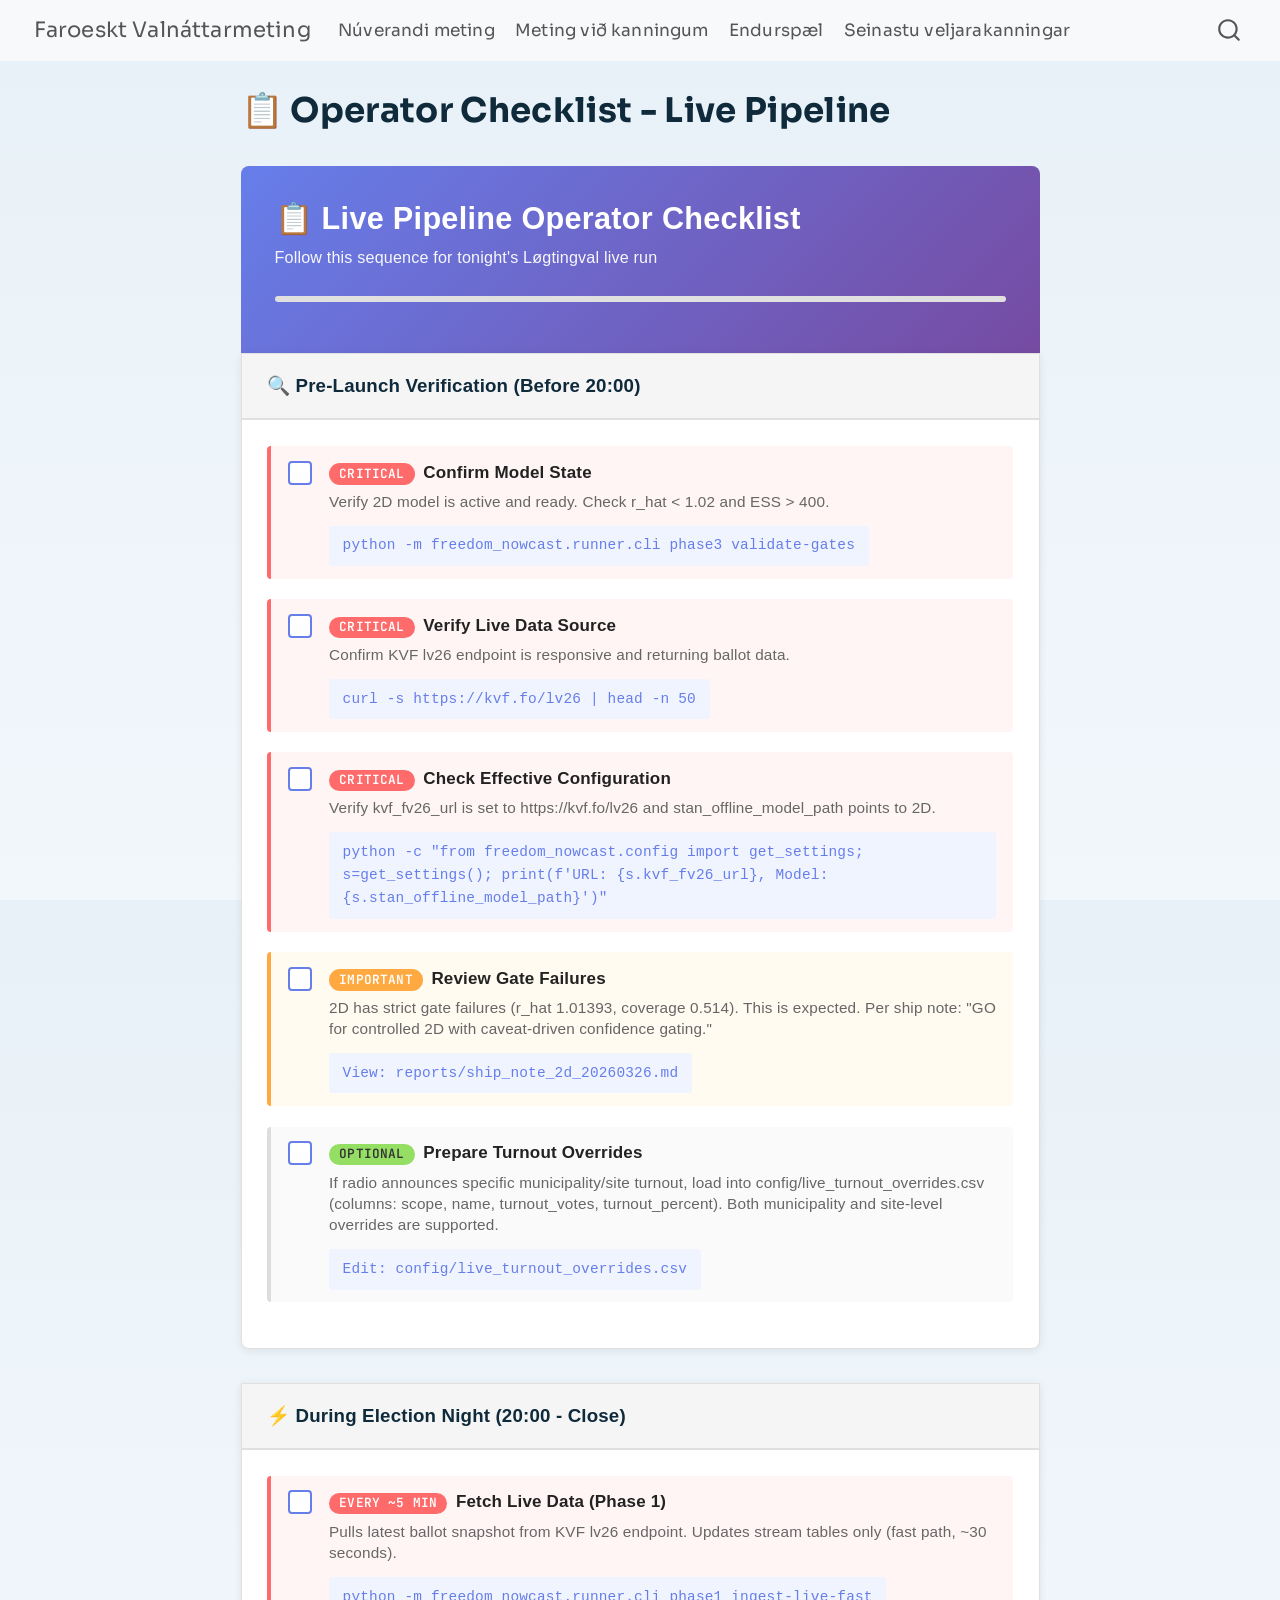
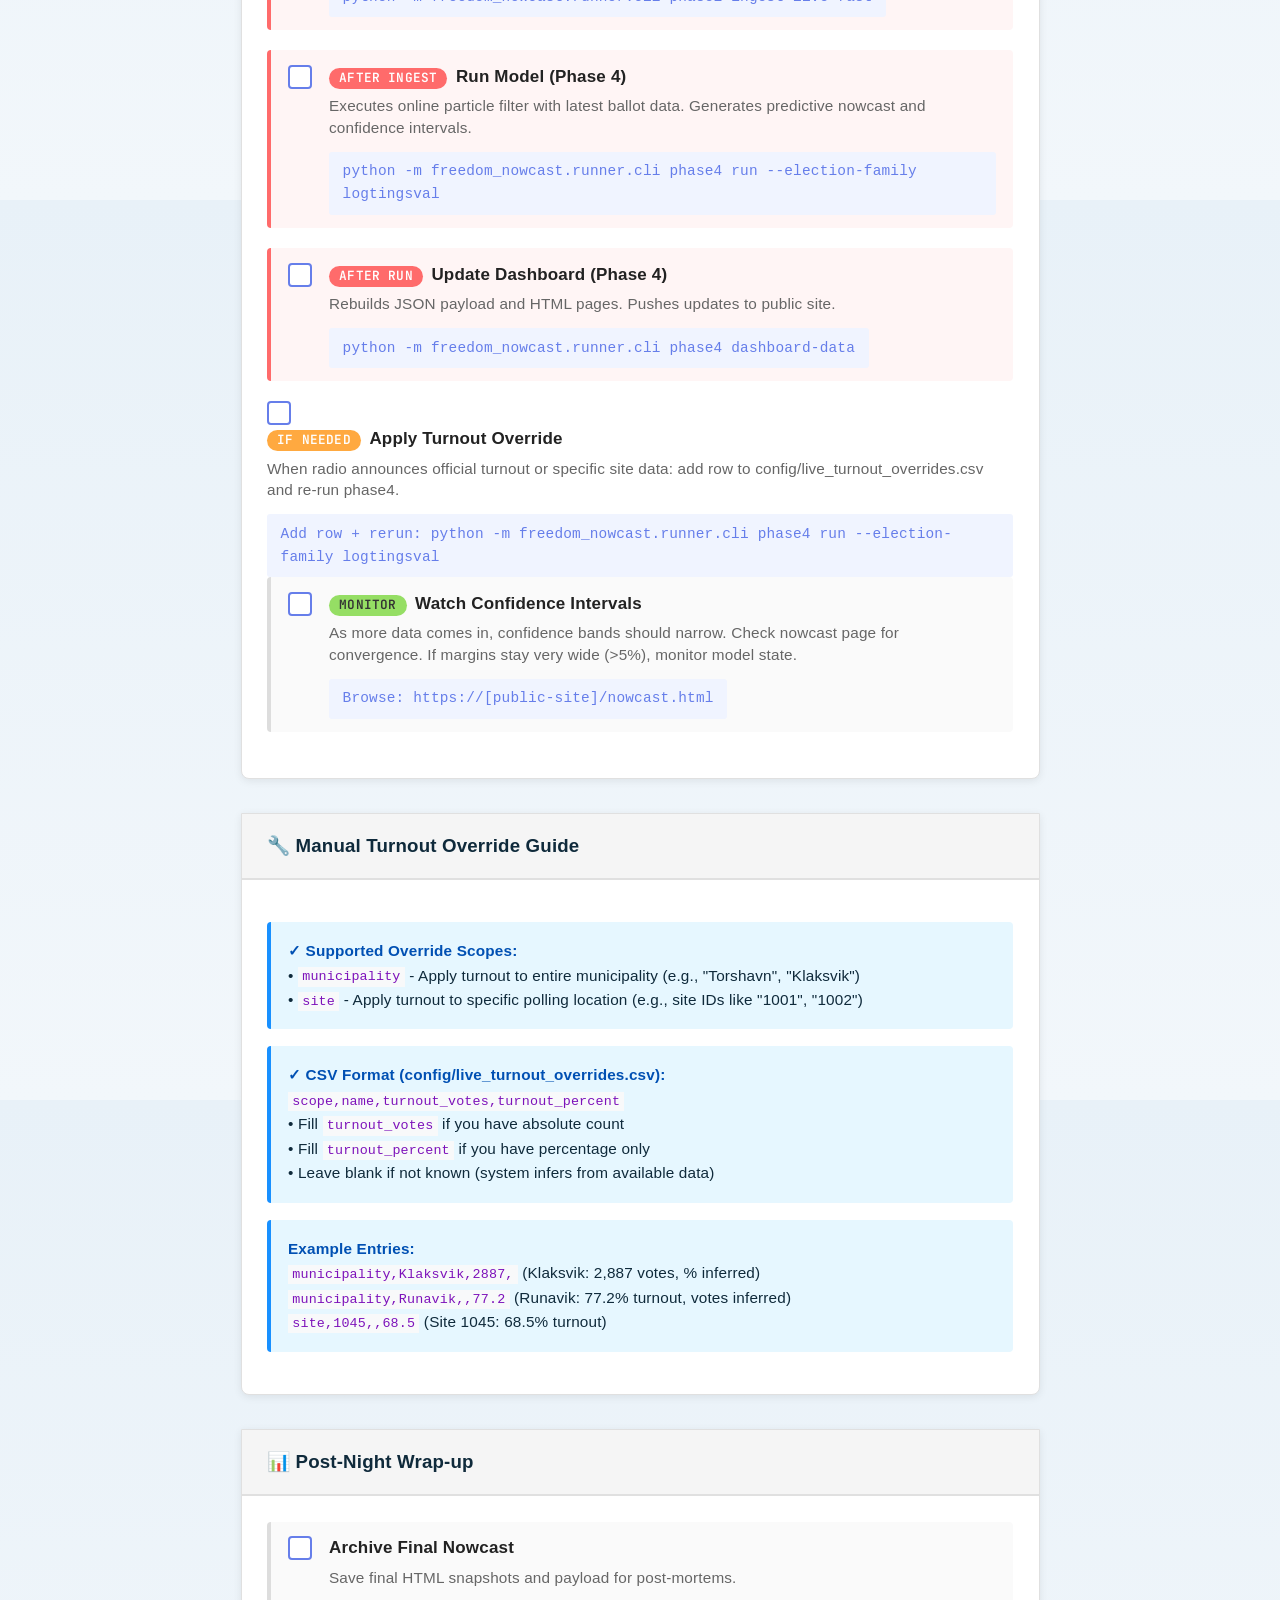
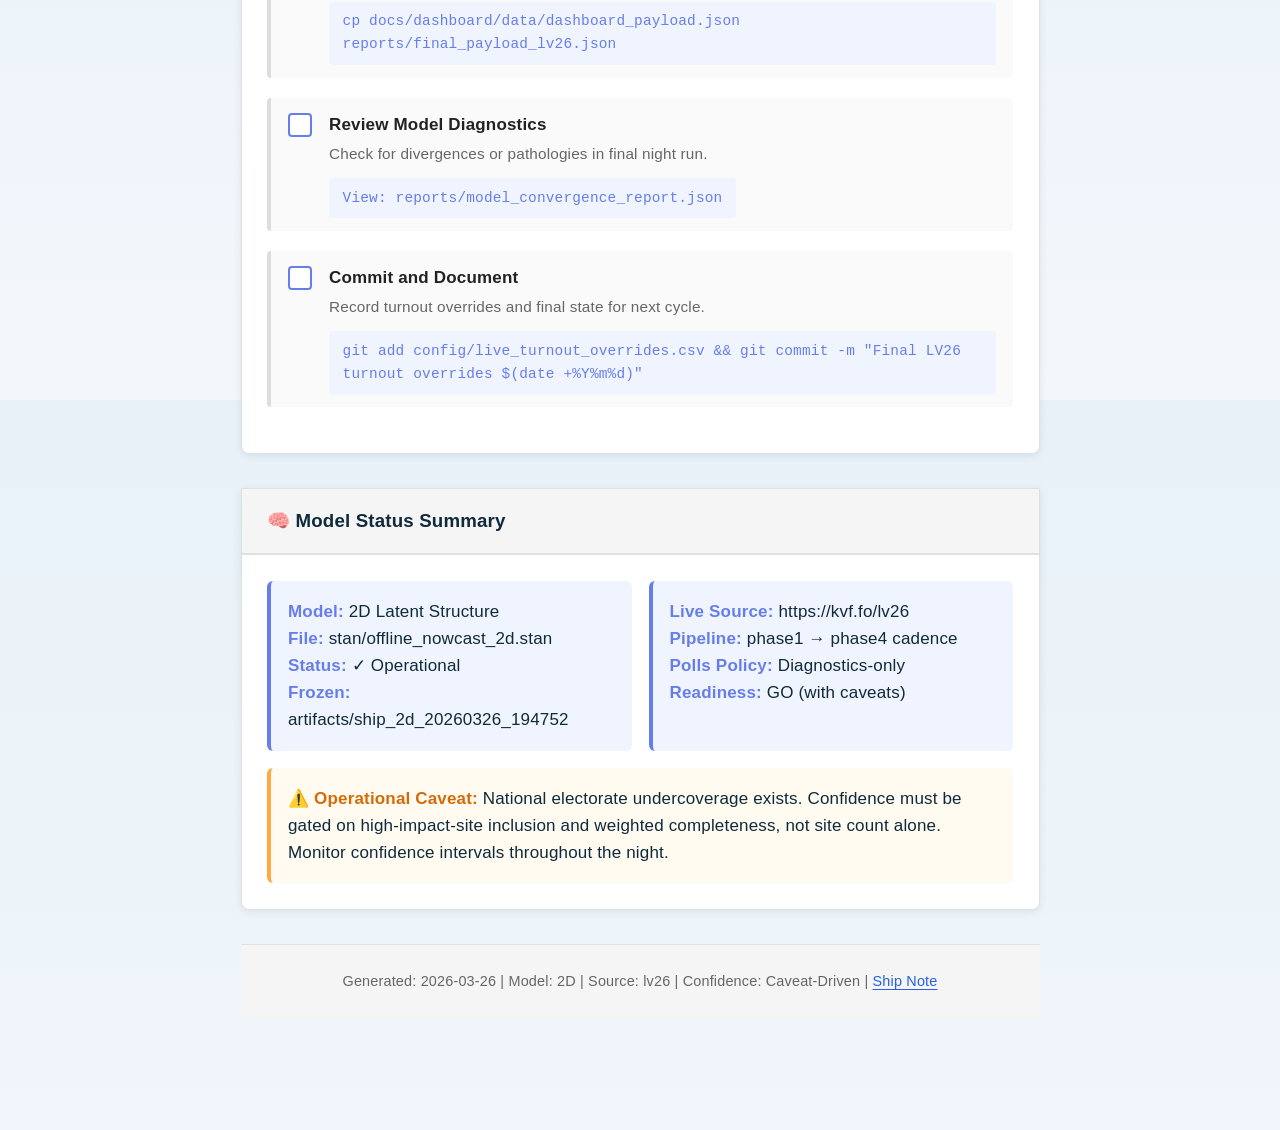
<file: operator_checklist.html>
<!DOCTYPE html>
<html xmlns="http://www.w3.org/1999/xhtml" lang="en" xml:lang="en"><head>

<meta charset="utf-8">
<meta name="generator" content="quarto-1.8.25">

<meta name="viewport" content="width=device-width, initial-scale=1.0, user-scalable=yes">


<title>📋 Operator Checklist - Live Pipeline – Faroeskt Valnáttarmeting</title>
<style>
code{white-space: pre-wrap;}
span.smallcaps{font-variant: small-caps;}
div.columns{display: flex; gap: min(4vw, 1.5em);}
div.column{flex: auto; overflow-x: auto;}
div.hanging-indent{margin-left: 1.5em; text-indent: -1.5em;}
ul.task-list{list-style: none;}
ul.task-list li input[type="checkbox"] {
  width: 0.8em;
  margin: 0 0.8em 0.2em -1em; /* quarto-specific, see https://github.com/quarto-dev/quarto-cli/issues/4556 */ 
  vertical-align: middle;
}
</style>


<script src="site_libs/quarto-nav/quarto-nav.js"></script>
<script src="site_libs/quarto-nav/headroom.min.js"></script>
<script src="site_libs/clipboard/clipboard.min.js"></script>
<script src="site_libs/quarto-search/autocomplete.umd.js"></script>
<script src="site_libs/quarto-search/fuse.min.js"></script>
<script src="site_libs/quarto-search/quarto-search.js"></script>
<meta name="quarto:offset" content="./">
<script src="site_libs/quarto-html/quarto.js" type="module"></script>
<script src="site_libs/quarto-html/tabsets/tabsets.js" type="module"></script>
<script src="site_libs/quarto-html/axe/axe-check.js" type="module"></script>
<script src="site_libs/quarto-html/popper.min.js"></script>
<script src="site_libs/quarto-html/tippy.umd.min.js"></script>
<script src="site_libs/quarto-html/anchor.min.js"></script>
<link href="site_libs/quarto-html/tippy.css" rel="stylesheet">
<link href="site_libs/quarto-html/quarto-syntax-highlighting-7b89279ff1a6dce999919e0e67d4d9ec.css" rel="stylesheet" id="quarto-text-highlighting-styles">
<script src="site_libs/bootstrap/bootstrap.min.js"></script>
<link href="site_libs/bootstrap/bootstrap-icons.css" rel="stylesheet">
<link href="site_libs/bootstrap/bootstrap-e31584831b205ffbb2d98406f31c2a5b.min.css" rel="stylesheet" append-hash="true" id="quarto-bootstrap" data-mode="light">
<script id="quarto-search-options" type="application/json">{
  "location": "navbar",
  "copy-button": false,
  "collapse-after": 3,
  "panel-placement": "end",
  "type": "overlay",
  "limit": 50,
  "keyboard-shortcut": [
    "f",
    "/",
    "s"
  ],
  "show-item-context": false,
  "language": {
    "search-no-results-text": "No results",
    "search-matching-documents-text": "matching documents",
    "search-copy-link-title": "Copy link to search",
    "search-hide-matches-text": "Hide additional matches",
    "search-more-match-text": "more match in this document",
    "search-more-matches-text": "more matches in this document",
    "search-clear-button-title": "Clear",
    "search-text-placeholder": "",
    "search-detached-cancel-button-title": "Cancel",
    "search-submit-button-title": "Submit",
    "search-label": "Search"
  }
}</script>


<link rel="stylesheet" href="assets/site.css">
</head>

<body class="nav-fixed fullcontent quarto-light">

<div id="quarto-search-results"></div>
  <header id="quarto-header" class="headroom fixed-top">
    <nav class="navbar navbar-expand-lg " data-bs-theme="dark">
      <div class="navbar-container container-fluid">
      <div class="navbar-brand-container mx-auto">
    <a href="./index.html" class="navbar-brand navbar-brand-logo">
    </a>
    <a class="navbar-brand" href="./index.html">
    <span class="navbar-title">Faroeskt Valnáttarmeting</span>
    </a>
  </div>
            <div id="quarto-search" class="" title="Search"></div>
          <button class="navbar-toggler" type="button" data-bs-toggle="collapse" data-bs-target="#navbarCollapse" aria-controls="navbarCollapse" role="menu" aria-expanded="false" aria-label="Toggle navigation" onclick="if (window.quartoToggleHeadroom) { window.quartoToggleHeadroom(); }">
  <span class="navbar-toggler-icon"></span>
</button>
          <div class="collapse navbar-collapse" id="navbarCollapse">
            <ul class="navbar-nav navbar-nav-scroll me-auto">
  <li class="nav-item">
    <a class="nav-link" href="./nowcast.html"> 
<span class="menu-text">Núverandi meting</span></a>
  </li>  
  <li class="nav-item">
    <a class="nav-link" href="./nowcast_polls.html"> 
<span class="menu-text">Meting við kanningum</span></a>
  </li>  
  <li class="nav-item">
    <a class="nav-link" href="./replay.html"> 
<span class="menu-text">Endurspæl</span></a>
  </li>  
  <li class="nav-item">
    <a class="nav-link" href="./polls.html"> 
<span class="menu-text">Seinastu veljarakanningar</span></a>
  </li>  
</ul>
          </div> <!-- /navcollapse -->
            <div class="quarto-navbar-tools">
</div>
      </div> <!-- /container-fluid -->
    </nav>
</header>
<!-- content -->
<div id="quarto-content" class="quarto-container page-columns page-rows-contents page-layout-article page-navbar">
<!-- sidebar -->
<!-- margin-sidebar -->
    
<!-- main -->
<main class="content" id="quarto-document-content">

<header id="title-block-header" class="quarto-title-block default">
<div class="quarto-title">
<h1 class="title">📋 Operator Checklist - Live Pipeline</h1>
</div>



<div class="quarto-title-meta">

    
  
    
  </div>
  


</header>


<style>
  .checklist-container {
    font-family: -apple-system, BlinkMacSystemFont, "Segoe UI", Roboto, sans-serif;
    max-width: 900px;
    margin: 2rem auto;
    line-height: 1.6;
  }
  
  .checklist-header {
    background: linear-gradient(135deg, #667eea 0%, #764ba2 100%);
    color: white;
    padding: 2rem;
    border-radius: 8px 8px 0 0;
    margin-bottom: 0;
  }
  
  .checklist-header h1 {
    margin: 0;
    font-size: 1.8rem;
  }
  
  .checklist-header p {
    margin: 0.5rem 0 0 0;
    opacity: 0.95;
    font-size: 0.95rem;
  }
  
  .checklist-section {
    background: white;
    border: 1px solid #e0e0e0;
    border-radius: 0 0 8px 8px;
    margin-bottom: 2rem;
    overflow: hidden;
    box-shadow: 0 2px 8px rgba(0,0,0,0.08);
  }
  
  .section-title {
    background: #f5f5f5;
    padding: 1rem 1.5rem;
    font-weight: 600;
    border-bottom: 2px solid #e0e0e0;
    font-size: 1.1rem;
    display: flex;
    align-items: center;
    gap: 0.5rem;
  }
  
  .section-content {
    padding: 1.5rem;
  }
  
  .checklist-item {
    display: flex;
    align-items: flex-start;
    gap: 1rem;
    margin-bottom: 1.2rem;
    padding: 0.75rem 1rem;
    background: #fafafa;
    border-left: 4px solid #ddd;
    border-radius: 4px;
    transition: all 0.2s;
  }
  
  .checklist-item:hover {
    background: #f0f0f0;
    border-left-color: #667eea;
  }
  
  .checklist-item.critical {
    border-left-color: #ff6b6b;
    background: #fff5f5;
  }
  
  .checklist-item.warning {
    border-left-color: #ffa940;
    background: #fffbf0;
  }
  
  .checklist-item.optional {
    border-left-color: #95de64;
    background: #f6ffed;
  }
  
  .checkbox {
    flex-shrink: 0;
    width: 24px;
    height: 24px;
    border: 2px solid #667eea;
    border-radius: 4px;
    cursor: pointer;
    display: flex;
    align-items: center;
    justify-content: center;
    background: white;
    margin-top: 2px;
    transition: all 0.2s;
  }
  
  .checkbox:hover {
    background: #f0f4ff;
  }
  
  .checkbox.checked {
    background: #667eea;
    color: white;
    border-color: #667eea;
  }
  
  .checkbox.checked::after {
    content: "✓";
    font-weight: bold;
    font-size: 14px;
  }
  
  .item-content {
    flex: 1;
  }
  
  .item-title {
    font-weight: 600;
    margin: 0 0 0.3rem 0;
    color: #222;
  }
  
  .item-description {
    font-size: 0.9rem;
    color: #666;
    margin: 0.3rem 0 0.5rem 0;
    line-height: 1.4;
  }
  
  .item-action {
    font-size: 0.85rem;
    background: #f0f4ff;
    padding: 0.5rem 0.8rem;
    border-radius: 3px;
    font-family: "Monaco", "Courier New", monospace;
    color: #667eea;
    display: inline-block;
    margin-top: 0.3rem;
  }
  
  .badge {
    display: inline-block;
    padding: 0.25rem 0.6rem;
    border-radius: 12px;
    font-size: 0.75rem;
    font-weight: 600;
    margin-right: 0.5rem;
  }
  
  .badge.critical {
    background: #ff6b6b;
    color: white;
  }
  
  .badge.warning {
    background: #ffa940;
    color: white;
  }
  
  .badge.optional {
    background: #95de64;
    color: #333;
  }
  
  .info-box {
    background: #e6f7ff;
    border-left: 4px solid #1890ff;
    padding: 1rem;
    border-radius: 4px;
    margin: 1rem 0;
    font-size: 0.9rem;
  }
  
  .info-box strong {
    color: #0050b3;
  }
  
  .progress-bar {
    width: 100%;
    height: 6px;
    background: #e0e0e0;
    border-radius: 3px;
    margin: 1rem 0;
    overflow: hidden;
  }
  
  .progress-fill {
    height: 100%;
    background: linear-gradient(90deg, #667eea, #764ba2);
    width: 0%;
    transition: width 0.3s;
  }
  
  .footer {
    background: #f5f5f5;
    padding: 1.5rem;
    border-top: 1px solid #e0e0e0;
    font-size: 0.85rem;
    color: #666;
    text-align: center;
  }
</style>

<div class="checklist-container">
  <div class="checklist-header">
    <h1>📋 Live Pipeline Operator Checklist</h1>
    <p>Follow this sequence for tonight's Løgtingval live run</p>
    <div class="progress-bar" style="margin-top: 1.5rem;">
      <div class="progress-fill" id="progressFill"></div>
    </div>
  </div>
  
  <!-- PRE-LAUNCH CHECKS -->
  <div class="checklist-section">
    <div class="section-title">🔍 Pre-Launch Verification (Before 20:00)</div>
    <div class="section-content">
      
      <div class="checklist-item critical">
        <div class="checkbox" onclick="this.classList.toggle('checked'); updateProgress()"></div>
        <div class="item-content">
          <div class="item-title"><span class="badge critical">CRITICAL</span>Confirm Model State</div>
          <div class="item-description">Verify 2D model is active and ready. Check r_hat &lt; 1.02 and ESS &gt; 400.</div>
          <div class="item-action">python -m freedom_nowcast.runner.cli phase3 validate-gates</div>
        </div>
      </div>
      
      <div class="checklist-item critical">
        <div class="checkbox" onclick="this.classList.toggle('checked'); updateProgress()"></div>
        <div class="item-content">
          <div class="item-title"><span class="badge critical">CRITICAL</span>Verify Live Data Source</div>
          <div class="item-description">Confirm KVF lv26 endpoint is responsive and returning ballot data.</div>
          <div class="item-action">curl -s https://kvf.fo/lv26 | head -n 50</div>
        </div>
      </div>
      
      <div class="checklist-item critical">
        <div class="checkbox" onclick="this.classList.toggle('checked'); updateProgress()"></div>
        <div class="item-content">
          <div class="item-title"><span class="badge critical">CRITICAL</span>Check Effective Configuration</div>
          <div class="item-description">Verify kvf_fv26_url is set to https://kvf.fo/lv26 and stan_offline_model_path points to 2D.</div>
          <div class="item-action">python -c "from freedom_nowcast.config import get_settings; s=get_settings(); print(f'URL: {s.kvf_fv26_url}, Model: {s.stan_offline_model_path}')"</div>
        </div>
      </div>
      
      <div class="checklist-item warning">
        <div class="checkbox" onclick="this.classList.toggle('checked'); updateProgress()"></div>
        <div class="item-content">
          <div class="item-title"><span class="badge warning">IMPORTANT</span>Review Gate Failures</div>
          <div class="item-description">2D has strict gate failures (r_hat 1.01393, coverage 0.514). This is expected. Per ship note: "GO for controlled 2D with caveat-driven confidence gating."</div>
          <div class="item-action">View: reports/ship_note_2d_20260326.md</div>
        </div>
      </div>
      
      <div class="checklist-item">
        <div class="checkbox" onclick="this.classList.toggle('checked'); updateProgress()"></div>
        <div class="item-content">
          <div class="item-title"><span class="badge optional">OPTIONAL</span>Prepare Turnout Overrides</div>
          <div class="item-description">If radio announces specific municipality/site turnout, load into config/live_turnout_overrides.csv (columns: scope, name, turnout_votes, turnout_percent). Both municipality and site-level overrides are supported.</div>
          <div class="item-action">Edit: config/live_turnout_overrides.csv</div>
        </div>
      </div>
      
    </div>
  </div>
  
  <!-- DURING NIGHT -->
  <div class="checklist-section">
    <div class="section-title">⚡ During Election Night (20:00 - Close)</div>
    <div class="section-content">
      
      <div class="checklist-item critical">
        <div class="checkbox" onclick="this.classList.toggle('checked'); updateProgress()"></div>
        <div class="item-content">
          <div class="item-title"><span class="badge critical">EVERY ~5 MIN</span>Fetch Live Data (Phase 1)</div>
          <div class="item-description">Pulls latest ballot snapshot from KVF lv26 endpoint. Updates stream tables only (fast path, ~30 seconds).</div>
          <div class="item-action">python -m freedom_nowcast.runner.cli phase1 ingest-live-fast</div>
        </div>
      </div>
      
      <div class="checklist-item critical">
        <div class="checkbox" onclick="this.classList.toggle('checked'); updateProgress()"></div>
        <div class="item-content">
          <div class="item-title"><span class="badge critical">AFTER INGEST</span>Run Model (Phase 4)</div>
          <div class="item-description">Executes online particle filter with latest ballot data. Generates predictive nowcast and confidence intervals.</div>
          <div class="item-action">python -m freedom_nowcast.runner.cli phase4 run --election-family logtingsval</div>
        </div>
      </div>
      
      <div class="checklist-item critical">
        <div class="checkbox" onclick="this.classList.toggle('checked'); updateProgress()"></div>
        <div class="item-content">
          <div class="item-title"><span class="badge critical">AFTER RUN</span>Update Dashboard (Phase 4)</div>
          <div class="item-description">Rebuilds JSON payload and HTML pages. Pushes updates to public site.</div>
          <div class="item-action">python -m freedom_nowcast.runner.cli phase4 dashboard-data</div>
        </div>
      </div>
      
      <div class="checklistem warning">
        <div class="checkbox" onclick="this.classList.toggle('checked'); updateProgress()"></div>
        <div class="item-content">
          <div class="item-title"><span class="badge warning">IF NEEDED</span>Apply Turnout Override</div>
          <div class="item-description">When radio announces official turnout or specific site data: add row to config/live_turnout_overrides.csv and re-run phase4.</div>
          <div class="item-action">Add row + rerun: python -m freedom_nowcast.runner.cli phase4 run --election-family logtingsval</div>
        </div>
      </div>
      
      <div class="checklist-item">
        <div class="checkbox" onclick="this.classList.toggle('checked'); updateProgress()"></div>
        <div class="item-content">
          <div class="item-title"><span class="badge optional">MONITOR</span>Watch Confidence Intervals</div>
          <div class="item-description">As more data comes in, confidence bands should narrow. Check nowcast page for convergence. If margins stay very wide (&gt;5%), monitor model state.</div>
          <div class="item-action">Browse: https://[public-site]/nowcast.html</div>
        </div>
      </div>
      
    </div>
  </div>
  
  <!-- MANUAL OVERRIDES -->
  <div class="checklist-section">
    <div class="section-title">🔧 Manual Turnout Override Guide</div>
    <div class="section-content">
      
      <div class="info-box">
        <strong>✓ Supported Override Scopes:</strong><br>
        • <code>municipality</code> - Apply turnout to entire municipality (e.g., "Torshavn", "Klaksvik")<br>
        • <code>site</code> - Apply turnout to specific polling location (e.g., site IDs like "1001", "1002")
      </div>
      
      <div class="info-box">
        <strong>✓ CSV Format (config/live_turnout_overrides.csv):</strong><br>
        <code>scope,name,turnout_votes,turnout_percent</code><br>
        • Fill <code>turnout_votes</code> if you have absolute count<br>
        • Fill <code>turnout_percent</code> if you have percentage only<br>
        • Leave blank if not known (system infers from available data)
      </div>
      
      <div class="info-box">
        <strong>Example Entries:</strong><br>
        <code>municipality,Klaksvik,2887,</code> (Klaksvik: 2,887 votes, % inferred)<br>
        <code>municipality,Runavik,,77.2</code> (Runavik: 77.2% turnout, votes inferred)<br>
        <code>site,1045,,68.5</code> (Site 1045: 68.5% turnout)
      </div>
      
    </div>
  </div>
  
  <!-- POST-EVENT -->
  <div class="checklist-section">
    <div class="section-title">📊 Post-Night Wrap-up</div>
    <div class="section-content">
      
      <div class="checklist-item">
        <div class="checkbox" onclick="this.classList.toggle('checked'); updateProgress()"></div>
        <div class="item-content">
          <div class="item-title">Archive Final Nowcast</div>
          <div class="item-description">Save final HTML snapshots and payload for post-mortems.</div>
          <div class="item-action">cp docs/dashboard/data/dashboard_payload.json reports/final_payload_lv26.json</div>
        </div>
      </div>
      
      <div class="checklist-item">
        <div class="checkbox" onclick="this.classList.toggle('checked'); updateProgress()"></div>
        <div class="item-content">
          <div class="item-title">Review Model Diagnostics</div>
          <div class="item-description">Check for divergences or pathologies in final night run.</div>
          <div class="item-action">View: reports/model_convergence_report.json</div>
        </div>
      </div>
      
      <div class="checklist-item">
        <div class="checkbox" onclick="this.classList.toggle('checked'); updateProgress()"></div>
        <div class="item-content">
          <div class="item-title">Commit and Document</div>
          <div class="item-description">Record turnout overrides and final state for next cycle.</div>
          <div class="item-action">git add config/live_turnout_overrides.csv &amp;&amp; git commit -m "Final LV26 turnout overrides $(date +%Y%m%d)"</div>
        </div>
      </div>
      
    </div>
  </div>
  
  <!-- MODEL STATUS -->
  <div class="checklist-section">
    <div class="section-title">🧠 Model Status Summary</div>
    <div class="section-content">
      
      <div style="display: grid; grid-template-columns: 1fr 1fr; gap: 1rem;">
        
        <div style="padding: 1rem; background: #f0f4ff; border-radius: 6px; border-left: 4px solid #667eea;">
          <strong style="color: #667eea;">Model:</strong> 2D Latent Structure<br>
          <strong style="color: #667eea;">File:</strong> stan/offline_nowcast_2d.stan<br>
          <strong style="color: #667eea;">Status:</strong> ✓ Operational<br>
          <strong style="color: #667eea;">Frozen:</strong> artifacts/ship_2d_20260326_194752
        </div>
        
        <div style="padding: 1rem; background: #f0f4ff; border-radius: 6px; border-left: 4px solid #667eea;">
          <strong style="color: #667eea;">Live Source:</strong> https://kvf.fo/lv26<br>
          <strong style="color: #667eea;">Pipeline:</strong> phase1 → phase4 cadence<br>
          <strong style="color: #667eea;">Polls Policy:</strong> Diagnostics-only<br>
          <strong style="color: #667eea;">Readiness:</strong> GO (with caveats)
        </div>
        
      </div>
      
      <div style="margin-top: 1rem; padding: 1rem; background: #fffbf0; border-left: 4px solid #ffa940; border-radius: 6px;">
        <strong style="color: #d46b08;">⚠️  Operational Caveat:</strong> National electorate undercoverage exists. 
        Confidence must be gated on high-impact-site inclusion and weighted completeness, not site count alone. 
        Monitor confidence intervals throughout the night.
      </div>
      
    </div>
  </div>
  
  <div class="footer">
    Generated: 2026-03-26 | Model: 2D | Source: lv26 | Confidence: Caveat-Driven | 
    <a href="https://github.com/freedom-nowcast/freedom_prog/blob/main/reports/ship_note_2d_20260326.md">Ship Note</a>
  </div>
  
</div>

<script>
function updateProgress() {
  const checked = document.querySelectorAll('.checkbox.checked').length;
  const total = document.querySelectorAll('.checkbox').length;
  const percent = total > 0 ? (checked / total) * 100 : 0;
  document.getElementById('progressFill').style.width = percent + '%';
}
</script>



</main> <!-- /main -->
<script id="quarto-html-after-body" type="application/javascript">
  window.document.addEventListener("DOMContentLoaded", function (event) {
    const icon = "";
    const anchorJS = new window.AnchorJS();
    anchorJS.options = {
      placement: 'right',
      icon: icon
    };
    anchorJS.add('.anchored');
    const isCodeAnnotation = (el) => {
      for (const clz of el.classList) {
        if (clz.startsWith('code-annotation-')) {                     
          return true;
        }
      }
      return false;
    }
    const onCopySuccess = function(e) {
      // button target
      const button = e.trigger;
      // don't keep focus
      button.blur();
      // flash "checked"
      button.classList.add('code-copy-button-checked');
      var currentTitle = button.getAttribute("title");
      button.setAttribute("title", "Copied!");
      let tooltip;
      if (window.bootstrap) {
        button.setAttribute("data-bs-toggle", "tooltip");
        button.setAttribute("data-bs-placement", "left");
        button.setAttribute("data-bs-title", "Copied!");
        tooltip = new bootstrap.Tooltip(button, 
          { trigger: "manual", 
            customClass: "code-copy-button-tooltip",
            offset: [0, -8]});
        tooltip.show();    
      }
      setTimeout(function() {
        if (tooltip) {
          tooltip.hide();
          button.removeAttribute("data-bs-title");
          button.removeAttribute("data-bs-toggle");
          button.removeAttribute("data-bs-placement");
        }
        button.setAttribute("title", currentTitle);
        button.classList.remove('code-copy-button-checked');
      }, 1000);
      // clear code selection
      e.clearSelection();
    }
    const getTextToCopy = function(trigger) {
      const outerScaffold = trigger.parentElement.cloneNode(true);
      const codeEl = outerScaffold.querySelector('code');
      for (const childEl of codeEl.children) {
        if (isCodeAnnotation(childEl)) {
          childEl.remove();
        }
      }
      return codeEl.innerText;
    }
    const clipboard = new window.ClipboardJS('.code-copy-button:not([data-in-quarto-modal])', {
      text: getTextToCopy
    });
    clipboard.on('success', onCopySuccess);
    if (window.document.getElementById('quarto-embedded-source-code-modal')) {
      const clipboardModal = new window.ClipboardJS('.code-copy-button[data-in-quarto-modal]', {
        text: getTextToCopy,
        container: window.document.getElementById('quarto-embedded-source-code-modal')
      });
      clipboardModal.on('success', onCopySuccess);
    }
      var localhostRegex = new RegExp(/^(?:http|https):\/\/localhost\:?[0-9]*\//);
      var mailtoRegex = new RegExp(/^mailto:/);
        var filterRegex = new RegExp('/' + window.location.host + '/');
      var isInternal = (href) => {
          return filterRegex.test(href) || localhostRegex.test(href) || mailtoRegex.test(href);
      }
      // Inspect non-navigation links and adorn them if external
     var links = window.document.querySelectorAll('a[href]:not(.nav-link):not(.navbar-brand):not(.toc-action):not(.sidebar-link):not(.sidebar-item-toggle):not(.pagination-link):not(.no-external):not([aria-hidden]):not(.dropdown-item):not(.quarto-navigation-tool):not(.about-link)');
      for (var i=0; i<links.length; i++) {
        const link = links[i];
        if (!isInternal(link.href)) {
          // undo the damage that might have been done by quarto-nav.js in the case of
          // links that we want to consider external
          if (link.dataset.originalHref !== undefined) {
            link.href = link.dataset.originalHref;
          }
        }
      }
    function tippyHover(el, contentFn, onTriggerFn, onUntriggerFn) {
      const config = {
        allowHTML: true,
        maxWidth: 500,
        delay: 100,
        arrow: false,
        appendTo: function(el) {
            return el.parentElement;
        },
        interactive: true,
        interactiveBorder: 10,
        theme: 'quarto',
        placement: 'bottom-start',
      };
      if (contentFn) {
        config.content = contentFn;
      }
      if (onTriggerFn) {
        config.onTrigger = onTriggerFn;
      }
      if (onUntriggerFn) {
        config.onUntrigger = onUntriggerFn;
      }
      window.tippy(el, config); 
    }
    const noterefs = window.document.querySelectorAll('a[role="doc-noteref"]');
    for (var i=0; i<noterefs.length; i++) {
      const ref = noterefs[i];
      tippyHover(ref, function() {
        // use id or data attribute instead here
        let href = ref.getAttribute('data-footnote-href') || ref.getAttribute('href');
        try { href = new URL(href).hash; } catch {}
        const id = href.replace(/^#\/?/, "");
        const note = window.document.getElementById(id);
        if (note) {
          return note.innerHTML;
        } else {
          return "";
        }
      });
    }
    const xrefs = window.document.querySelectorAll('a.quarto-xref');
    const processXRef = (id, note) => {
      // Strip column container classes
      const stripColumnClz = (el) => {
        el.classList.remove("page-full", "page-columns");
        if (el.children) {
          for (const child of el.children) {
            stripColumnClz(child);
          }
        }
      }
      stripColumnClz(note)
      if (id === null || id.startsWith('sec-')) {
        // Special case sections, only their first couple elements
        const container = document.createElement("div");
        if (note.children && note.children.length > 2) {
          container.appendChild(note.children[0].cloneNode(true));
          for (let i = 1; i < note.children.length; i++) {
            const child = note.children[i];
            if (child.tagName === "P" && child.innerText === "") {
              continue;
            } else {
              container.appendChild(child.cloneNode(true));
              break;
            }
          }
          if (window.Quarto?.typesetMath) {
            window.Quarto.typesetMath(container);
          }
          return container.innerHTML
        } else {
          if (window.Quarto?.typesetMath) {
            window.Quarto.typesetMath(note);
          }
          return note.innerHTML;
        }
      } else {
        // Remove any anchor links if they are present
        const anchorLink = note.querySelector('a.anchorjs-link');
        if (anchorLink) {
          anchorLink.remove();
        }
        if (window.Quarto?.typesetMath) {
          window.Quarto.typesetMath(note);
        }
        if (note.classList.contains("callout")) {
          return note.outerHTML;
        } else {
          return note.innerHTML;
        }
      }
    }
    for (var i=0; i<xrefs.length; i++) {
      const xref = xrefs[i];
      tippyHover(xref, undefined, function(instance) {
        instance.disable();
        let url = xref.getAttribute('href');
        let hash = undefined; 
        if (url.startsWith('#')) {
          hash = url;
        } else {
          try { hash = new URL(url).hash; } catch {}
        }
        if (hash) {
          const id = hash.replace(/^#\/?/, "");
          const note = window.document.getElementById(id);
          if (note !== null) {
            try {
              const html = processXRef(id, note.cloneNode(true));
              instance.setContent(html);
            } finally {
              instance.enable();
              instance.show();
            }
          } else {
            // See if we can fetch this
            fetch(url.split('#')[0])
            .then(res => res.text())
            .then(html => {
              const parser = new DOMParser();
              const htmlDoc = parser.parseFromString(html, "text/html");
              const note = htmlDoc.getElementById(id);
              if (note !== null) {
                const html = processXRef(id, note);
                instance.setContent(html);
              } 
            }).finally(() => {
              instance.enable();
              instance.show();
            });
          }
        } else {
          // See if we can fetch a full url (with no hash to target)
          // This is a special case and we should probably do some content thinning / targeting
          fetch(url)
          .then(res => res.text())
          .then(html => {
            const parser = new DOMParser();
            const htmlDoc = parser.parseFromString(html, "text/html");
            const note = htmlDoc.querySelector('main.content');
            if (note !== null) {
              // This should only happen for chapter cross references
              // (since there is no id in the URL)
              // remove the first header
              if (note.children.length > 0 && note.children[0].tagName === "HEADER") {
                note.children[0].remove();
              }
              const html = processXRef(null, note);
              instance.setContent(html);
            } 
          }).finally(() => {
            instance.enable();
            instance.show();
          });
        }
      }, function(instance) {
      });
    }
        let selectedAnnoteEl;
        const selectorForAnnotation = ( cell, annotation) => {
          let cellAttr = 'data-code-cell="' + cell + '"';
          let lineAttr = 'data-code-annotation="' +  annotation + '"';
          const selector = 'span[' + cellAttr + '][' + lineAttr + ']';
          return selector;
        }
        const selectCodeLines = (annoteEl) => {
          const doc = window.document;
          const targetCell = annoteEl.getAttribute("data-target-cell");
          const targetAnnotation = annoteEl.getAttribute("data-target-annotation");
          const annoteSpan = window.document.querySelector(selectorForAnnotation(targetCell, targetAnnotation));
          const lines = annoteSpan.getAttribute("data-code-lines").split(",");
          const lineIds = lines.map((line) => {
            return targetCell + "-" + line;
          })
          let top = null;
          let height = null;
          let parent = null;
          if (lineIds.length > 0) {
              //compute the position of the single el (top and bottom and make a div)
              const el = window.document.getElementById(lineIds[0]);
              top = el.offsetTop;
              height = el.offsetHeight;
              parent = el.parentElement.parentElement;
            if (lineIds.length > 1) {
              const lastEl = window.document.getElementById(lineIds[lineIds.length - 1]);
              const bottom = lastEl.offsetTop + lastEl.offsetHeight;
              height = bottom - top;
            }
            if (top !== null && height !== null && parent !== null) {
              // cook up a div (if necessary) and position it 
              let div = window.document.getElementById("code-annotation-line-highlight");
              if (div === null) {
                div = window.document.createElement("div");
                div.setAttribute("id", "code-annotation-line-highlight");
                div.style.position = 'absolute';
                parent.appendChild(div);
              }
              div.style.top = top - 2 + "px";
              div.style.height = height + 4 + "px";
              div.style.left = 0;
              let gutterDiv = window.document.getElementById("code-annotation-line-highlight-gutter");
              if (gutterDiv === null) {
                gutterDiv = window.document.createElement("div");
                gutterDiv.setAttribute("id", "code-annotation-line-highlight-gutter");
                gutterDiv.style.position = 'absolute';
                const codeCell = window.document.getElementById(targetCell);
                const gutter = codeCell.querySelector('.code-annotation-gutter');
                gutter.appendChild(gutterDiv);
              }
              gutterDiv.style.top = top - 2 + "px";
              gutterDiv.style.height = height + 4 + "px";
            }
            selectedAnnoteEl = annoteEl;
          }
        };
        const unselectCodeLines = () => {
          const elementsIds = ["code-annotation-line-highlight", "code-annotation-line-highlight-gutter"];
          elementsIds.forEach((elId) => {
            const div = window.document.getElementById(elId);
            if (div) {
              div.remove();
            }
          });
          selectedAnnoteEl = undefined;
        };
          // Handle positioning of the toggle
      window.addEventListener(
        "resize",
        throttle(() => {
          elRect = undefined;
          if (selectedAnnoteEl) {
            selectCodeLines(selectedAnnoteEl);
          }
        }, 10)
      );
      function throttle(fn, ms) {
      let throttle = false;
      let timer;
        return (...args) => {
          if(!throttle) { // first call gets through
              fn.apply(this, args);
              throttle = true;
          } else { // all the others get throttled
              if(timer) clearTimeout(timer); // cancel #2
              timer = setTimeout(() => {
                fn.apply(this, args);
                timer = throttle = false;
              }, ms);
          }
        };
      }
        // Attach click handler to the DT
        const annoteDls = window.document.querySelectorAll('dt[data-target-cell]');
        for (const annoteDlNode of annoteDls) {
          annoteDlNode.addEventListener('click', (event) => {
            const clickedEl = event.target;
            if (clickedEl !== selectedAnnoteEl) {
              unselectCodeLines();
              const activeEl = window.document.querySelector('dt[data-target-cell].code-annotation-active');
              if (activeEl) {
                activeEl.classList.remove('code-annotation-active');
              }
              selectCodeLines(clickedEl);
              clickedEl.classList.add('code-annotation-active');
            } else {
              // Unselect the line
              unselectCodeLines();
              clickedEl.classList.remove('code-annotation-active');
            }
          });
        }
    const findCites = (el) => {
      const parentEl = el.parentElement;
      if (parentEl) {
        const cites = parentEl.dataset.cites;
        if (cites) {
          return {
            el,
            cites: cites.split(' ')
          };
        } else {
          return findCites(el.parentElement)
        }
      } else {
        return undefined;
      }
    };
    var bibliorefs = window.document.querySelectorAll('a[role="doc-biblioref"]');
    for (var i=0; i<bibliorefs.length; i++) {
      const ref = bibliorefs[i];
      const citeInfo = findCites(ref);
      if (citeInfo) {
        tippyHover(citeInfo.el, function() {
          var popup = window.document.createElement('div');
          citeInfo.cites.forEach(function(cite) {
            var citeDiv = window.document.createElement('div');
            citeDiv.classList.add('hanging-indent');
            citeDiv.classList.add('csl-entry');
            var biblioDiv = window.document.getElementById('ref-' + cite);
            if (biblioDiv) {
              citeDiv.innerHTML = biblioDiv.innerHTML;
            }
            popup.appendChild(citeDiv);
          });
          return popup.innerHTML;
        });
      }
    }
  });
  </script>
</div> <!-- /content -->




</body></html>
</file>
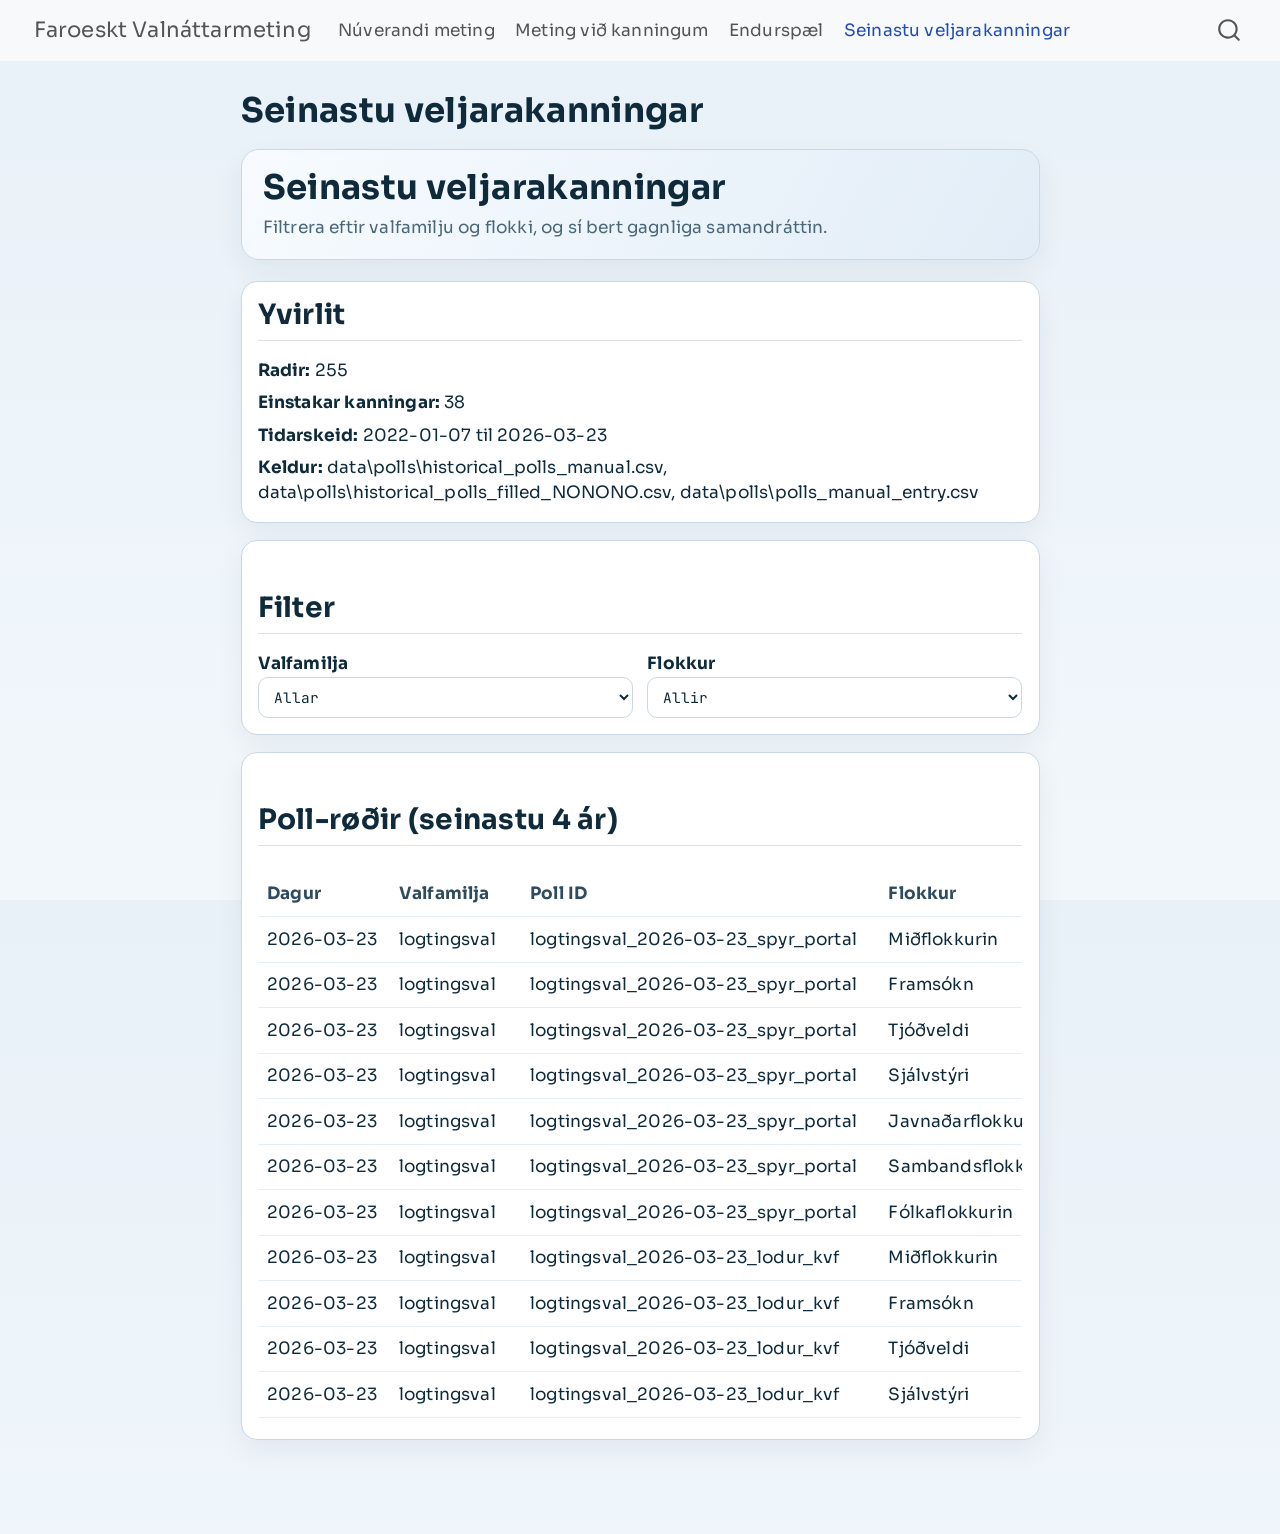
<file: polls.html>
<!DOCTYPE html>
<html xmlns="http://www.w3.org/1999/xhtml" lang="en" xml:lang="en"><head>

<meta charset="utf-8">
<meta name="generator" content="quarto-1.8.25">

<meta name="viewport" content="width=device-width, initial-scale=1.0, user-scalable=yes">


<title>Seinastu veljarakanningar – Faroeskt Valnáttarmeting</title>
<style>
code{white-space: pre-wrap;}
span.smallcaps{font-variant: small-caps;}
div.columns{display: flex; gap: min(4vw, 1.5em);}
div.column{flex: auto; overflow-x: auto;}
div.hanging-indent{margin-left: 1.5em; text-indent: -1.5em;}
ul.task-list{list-style: none;}
ul.task-list li input[type="checkbox"] {
  width: 0.8em;
  margin: 0 0.8em 0.2em -1em; /* quarto-specific, see https://github.com/quarto-dev/quarto-cli/issues/4556 */ 
  vertical-align: middle;
}
</style>


<script src="site_libs/quarto-nav/quarto-nav.js"></script>
<script src="site_libs/quarto-nav/headroom.min.js"></script>
<script src="site_libs/clipboard/clipboard.min.js"></script>
<script src="site_libs/quarto-search/autocomplete.umd.js"></script>
<script src="site_libs/quarto-search/fuse.min.js"></script>
<script src="site_libs/quarto-search/quarto-search.js"></script>
<meta name="quarto:offset" content="./">
<script src="site_libs/quarto-html/quarto.js" type="module"></script>
<script src="site_libs/quarto-html/tabsets/tabsets.js" type="module"></script>
<script src="site_libs/quarto-html/axe/axe-check.js" type="module"></script>
<script src="site_libs/quarto-html/popper.min.js"></script>
<script src="site_libs/quarto-html/tippy.umd.min.js"></script>
<script src="site_libs/quarto-html/anchor.min.js"></script>
<link href="site_libs/quarto-html/tippy.css" rel="stylesheet">
<link href="site_libs/quarto-html/quarto-syntax-highlighting-7b89279ff1a6dce999919e0e67d4d9ec.css" rel="stylesheet" id="quarto-text-highlighting-styles">
<script src="site_libs/bootstrap/bootstrap.min.js"></script>
<link href="site_libs/bootstrap/bootstrap-icons.css" rel="stylesheet">
<link href="site_libs/bootstrap/bootstrap-e31584831b205ffbb2d98406f31c2a5b.min.css" rel="stylesheet" append-hash="true" id="quarto-bootstrap" data-mode="light">
<script id="quarto-search-options" type="application/json">{
  "location": "navbar",
  "copy-button": false,
  "collapse-after": 3,
  "panel-placement": "end",
  "type": "overlay",
  "limit": 50,
  "keyboard-shortcut": [
    "f",
    "/",
    "s"
  ],
  "show-item-context": false,
  "language": {
    "search-no-results-text": "No results",
    "search-matching-documents-text": "matching documents",
    "search-copy-link-title": "Copy link to search",
    "search-hide-matches-text": "Hide additional matches",
    "search-more-match-text": "more match in this document",
    "search-more-matches-text": "more matches in this document",
    "search-clear-button-title": "Clear",
    "search-text-placeholder": "",
    "search-detached-cancel-button-title": "Cancel",
    "search-submit-button-title": "Submit",
    "search-label": "Search"
  }
}</script>


<link rel="stylesheet" href="assets/site.css">
</head>

<body class="nav-fixed fullcontent quarto-light">

<div id="quarto-search-results"></div>
  <header id="quarto-header" class="headroom fixed-top">
    <nav class="navbar navbar-expand-lg " data-bs-theme="dark">
      <div class="navbar-container container-fluid">
      <div class="navbar-brand-container mx-auto">
    <a href="./index.html" class="navbar-brand navbar-brand-logo">
    </a>
    <a class="navbar-brand" href="./index.html">
    <span class="navbar-title">Faroeskt Valnáttarmeting</span>
    </a>
  </div>
            <div id="quarto-search" class="" title="Search"></div>
          <button class="navbar-toggler" type="button" data-bs-toggle="collapse" data-bs-target="#navbarCollapse" aria-controls="navbarCollapse" role="menu" aria-expanded="false" aria-label="Toggle navigation" onclick="if (window.quartoToggleHeadroom) { window.quartoToggleHeadroom(); }">
  <span class="navbar-toggler-icon"></span>
</button>
          <div class="collapse navbar-collapse" id="navbarCollapse">
            <ul class="navbar-nav navbar-nav-scroll me-auto">
  <li class="nav-item">
    <a class="nav-link" href="./nowcast.html"> 
<span class="menu-text">Núverandi meting</span></a>
  </li>  
  <li class="nav-item">
    <a class="nav-link" href="./nowcast_polls.html"> 
<span class="menu-text">Meting við kanningum</span></a>
  </li>  
  <li class="nav-item">
    <a class="nav-link" href="./replay.html"> 
<span class="menu-text">Endurspæl</span></a>
  </li>  
  <li class="nav-item">
    <a class="nav-link active" href="./polls.html" aria-current="page"> 
<span class="menu-text">Seinastu veljarakanningar</span></a>
  </li>  
</ul>
          </div> <!-- /navcollapse -->
            <div class="quarto-navbar-tools">
</div>
      </div> <!-- /container-fluid -->
    </nav>
</header>
<!-- content -->
<div id="quarto-content" class="quarto-container page-columns page-rows-contents page-layout-article page-navbar">
<!-- sidebar -->
<!-- margin-sidebar -->
    
<!-- main -->
<main class="content" id="quarto-document-content">

<header id="title-block-header" class="quarto-title-block default">
<div class="quarto-title">
<h1 class="title">Seinastu veljarakanningar</h1>
</div>



<div class="quarto-title-meta">

    
  
    
  </div>
  


</header>


<div class="hero hero-compact">
<h1>
Seinastu veljarakanningar
</h1>
<p>
Filtrera eftir valfamilju og flokki, og sí bert gagnliga samandráttin.
</p>
</div>
<section class="panel">
<h2 class="anchored">
Yvirlit
</h2>
<div id="polls-summary">
Loading…
</div>
</section>
<div class="panel">
<h2 class="anchored">
Filter
</h2>
<div class="controls-row">
<div>
<label for="poll-family"><strong>Valfamilja</strong></label><select id="poll-family" class="select-control"></select>
</div>
<div>
<label for="poll-party"><strong>Flokkur</strong></label><select id="poll-party" class="select-control"></select>
</div>
</div>
</div>
<section class="panel">
<h2 class="anchored">
Poll-røðir (seinastu 4 ár)
</h2>
<div id="polls-table" class="table-wrap">
Loading…
</div>
</section>
<script src="assets/site.js"></script>
<script>
window.renderPollsPage();
</script>



</main> <!-- /main -->
<script id="quarto-html-after-body" type="application/javascript">
  window.document.addEventListener("DOMContentLoaded", function (event) {
    const icon = "";
    const anchorJS = new window.AnchorJS();
    anchorJS.options = {
      placement: 'right',
      icon: icon
    };
    anchorJS.add('.anchored');
    const isCodeAnnotation = (el) => {
      for (const clz of el.classList) {
        if (clz.startsWith('code-annotation-')) {                     
          return true;
        }
      }
      return false;
    }
    const onCopySuccess = function(e) {
      // button target
      const button = e.trigger;
      // don't keep focus
      button.blur();
      // flash "checked"
      button.classList.add('code-copy-button-checked');
      var currentTitle = button.getAttribute("title");
      button.setAttribute("title", "Copied!");
      let tooltip;
      if (window.bootstrap) {
        button.setAttribute("data-bs-toggle", "tooltip");
        button.setAttribute("data-bs-placement", "left");
        button.setAttribute("data-bs-title", "Copied!");
        tooltip = new bootstrap.Tooltip(button, 
          { trigger: "manual", 
            customClass: "code-copy-button-tooltip",
            offset: [0, -8]});
        tooltip.show();    
      }
      setTimeout(function() {
        if (tooltip) {
          tooltip.hide();
          button.removeAttribute("data-bs-title");
          button.removeAttribute("data-bs-toggle");
          button.removeAttribute("data-bs-placement");
        }
        button.setAttribute("title", currentTitle);
        button.classList.remove('code-copy-button-checked');
      }, 1000);
      // clear code selection
      e.clearSelection();
    }
    const getTextToCopy = function(trigger) {
      const outerScaffold = trigger.parentElement.cloneNode(true);
      const codeEl = outerScaffold.querySelector('code');
      for (const childEl of codeEl.children) {
        if (isCodeAnnotation(childEl)) {
          childEl.remove();
        }
      }
      return codeEl.innerText;
    }
    const clipboard = new window.ClipboardJS('.code-copy-button:not([data-in-quarto-modal])', {
      text: getTextToCopy
    });
    clipboard.on('success', onCopySuccess);
    if (window.document.getElementById('quarto-embedded-source-code-modal')) {
      const clipboardModal = new window.ClipboardJS('.code-copy-button[data-in-quarto-modal]', {
        text: getTextToCopy,
        container: window.document.getElementById('quarto-embedded-source-code-modal')
      });
      clipboardModal.on('success', onCopySuccess);
    }
      var localhostRegex = new RegExp(/^(?:http|https):\/\/localhost\:?[0-9]*\//);
      var mailtoRegex = new RegExp(/^mailto:/);
        var filterRegex = new RegExp('/' + window.location.host + '/');
      var isInternal = (href) => {
          return filterRegex.test(href) || localhostRegex.test(href) || mailtoRegex.test(href);
      }
      // Inspect non-navigation links and adorn them if external
     var links = window.document.querySelectorAll('a[href]:not(.nav-link):not(.navbar-brand):not(.toc-action):not(.sidebar-link):not(.sidebar-item-toggle):not(.pagination-link):not(.no-external):not([aria-hidden]):not(.dropdown-item):not(.quarto-navigation-tool):not(.about-link)');
      for (var i=0; i<links.length; i++) {
        const link = links[i];
        if (!isInternal(link.href)) {
          // undo the damage that might have been done by quarto-nav.js in the case of
          // links that we want to consider external
          if (link.dataset.originalHref !== undefined) {
            link.href = link.dataset.originalHref;
          }
        }
      }
    function tippyHover(el, contentFn, onTriggerFn, onUntriggerFn) {
      const config = {
        allowHTML: true,
        maxWidth: 500,
        delay: 100,
        arrow: false,
        appendTo: function(el) {
            return el.parentElement;
        },
        interactive: true,
        interactiveBorder: 10,
        theme: 'quarto',
        placement: 'bottom-start',
      };
      if (contentFn) {
        config.content = contentFn;
      }
      if (onTriggerFn) {
        config.onTrigger = onTriggerFn;
      }
      if (onUntriggerFn) {
        config.onUntrigger = onUntriggerFn;
      }
      window.tippy(el, config); 
    }
    const noterefs = window.document.querySelectorAll('a[role="doc-noteref"]');
    for (var i=0; i<noterefs.length; i++) {
      const ref = noterefs[i];
      tippyHover(ref, function() {
        // use id or data attribute instead here
        let href = ref.getAttribute('data-footnote-href') || ref.getAttribute('href');
        try { href = new URL(href).hash; } catch {}
        const id = href.replace(/^#\/?/, "");
        const note = window.document.getElementById(id);
        if (note) {
          return note.innerHTML;
        } else {
          return "";
        }
      });
    }
    const xrefs = window.document.querySelectorAll('a.quarto-xref');
    const processXRef = (id, note) => {
      // Strip column container classes
      const stripColumnClz = (el) => {
        el.classList.remove("page-full", "page-columns");
        if (el.children) {
          for (const child of el.children) {
            stripColumnClz(child);
          }
        }
      }
      stripColumnClz(note)
      if (id === null || id.startsWith('sec-')) {
        // Special case sections, only their first couple elements
        const container = document.createElement("div");
        if (note.children && note.children.length > 2) {
          container.appendChild(note.children[0].cloneNode(true));
          for (let i = 1; i < note.children.length; i++) {
            const child = note.children[i];
            if (child.tagName === "P" && child.innerText === "") {
              continue;
            } else {
              container.appendChild(child.cloneNode(true));
              break;
            }
          }
          if (window.Quarto?.typesetMath) {
            window.Quarto.typesetMath(container);
          }
          return container.innerHTML
        } else {
          if (window.Quarto?.typesetMath) {
            window.Quarto.typesetMath(note);
          }
          return note.innerHTML;
        }
      } else {
        // Remove any anchor links if they are present
        const anchorLink = note.querySelector('a.anchorjs-link');
        if (anchorLink) {
          anchorLink.remove();
        }
        if (window.Quarto?.typesetMath) {
          window.Quarto.typesetMath(note);
        }
        if (note.classList.contains("callout")) {
          return note.outerHTML;
        } else {
          return note.innerHTML;
        }
      }
    }
    for (var i=0; i<xrefs.length; i++) {
      const xref = xrefs[i];
      tippyHover(xref, undefined, function(instance) {
        instance.disable();
        let url = xref.getAttribute('href');
        let hash = undefined; 
        if (url.startsWith('#')) {
          hash = url;
        } else {
          try { hash = new URL(url).hash; } catch {}
        }
        if (hash) {
          const id = hash.replace(/^#\/?/, "");
          const note = window.document.getElementById(id);
          if (note !== null) {
            try {
              const html = processXRef(id, note.cloneNode(true));
              instance.setContent(html);
            } finally {
              instance.enable();
              instance.show();
            }
          } else {
            // See if we can fetch this
            fetch(url.split('#')[0])
            .then(res => res.text())
            .then(html => {
              const parser = new DOMParser();
              const htmlDoc = parser.parseFromString(html, "text/html");
              const note = htmlDoc.getElementById(id);
              if (note !== null) {
                const html = processXRef(id, note);
                instance.setContent(html);
              } 
            }).finally(() => {
              instance.enable();
              instance.show();
            });
          }
        } else {
          // See if we can fetch a full url (with no hash to target)
          // This is a special case and we should probably do some content thinning / targeting
          fetch(url)
          .then(res => res.text())
          .then(html => {
            const parser = new DOMParser();
            const htmlDoc = parser.parseFromString(html, "text/html");
            const note = htmlDoc.querySelector('main.content');
            if (note !== null) {
              // This should only happen for chapter cross references
              // (since there is no id in the URL)
              // remove the first header
              if (note.children.length > 0 && note.children[0].tagName === "HEADER") {
                note.children[0].remove();
              }
              const html = processXRef(null, note);
              instance.setContent(html);
            } 
          }).finally(() => {
            instance.enable();
            instance.show();
          });
        }
      }, function(instance) {
      });
    }
        let selectedAnnoteEl;
        const selectorForAnnotation = ( cell, annotation) => {
          let cellAttr = 'data-code-cell="' + cell + '"';
          let lineAttr = 'data-code-annotation="' +  annotation + '"';
          const selector = 'span[' + cellAttr + '][' + lineAttr + ']';
          return selector;
        }
        const selectCodeLines = (annoteEl) => {
          const doc = window.document;
          const targetCell = annoteEl.getAttribute("data-target-cell");
          const targetAnnotation = annoteEl.getAttribute("data-target-annotation");
          const annoteSpan = window.document.querySelector(selectorForAnnotation(targetCell, targetAnnotation));
          const lines = annoteSpan.getAttribute("data-code-lines").split(",");
          const lineIds = lines.map((line) => {
            return targetCell + "-" + line;
          })
          let top = null;
          let height = null;
          let parent = null;
          if (lineIds.length > 0) {
              //compute the position of the single el (top and bottom and make a div)
              const el = window.document.getElementById(lineIds[0]);
              top = el.offsetTop;
              height = el.offsetHeight;
              parent = el.parentElement.parentElement;
            if (lineIds.length > 1) {
              const lastEl = window.document.getElementById(lineIds[lineIds.length - 1]);
              const bottom = lastEl.offsetTop + lastEl.offsetHeight;
              height = bottom - top;
            }
            if (top !== null && height !== null && parent !== null) {
              // cook up a div (if necessary) and position it 
              let div = window.document.getElementById("code-annotation-line-highlight");
              if (div === null) {
                div = window.document.createElement("div");
                div.setAttribute("id", "code-annotation-line-highlight");
                div.style.position = 'absolute';
                parent.appendChild(div);
              }
              div.style.top = top - 2 + "px";
              div.style.height = height + 4 + "px";
              div.style.left = 0;
              let gutterDiv = window.document.getElementById("code-annotation-line-highlight-gutter");
              if (gutterDiv === null) {
                gutterDiv = window.document.createElement("div");
                gutterDiv.setAttribute("id", "code-annotation-line-highlight-gutter");
                gutterDiv.style.position = 'absolute';
                const codeCell = window.document.getElementById(targetCell);
                const gutter = codeCell.querySelector('.code-annotation-gutter');
                gutter.appendChild(gutterDiv);
              }
              gutterDiv.style.top = top - 2 + "px";
              gutterDiv.style.height = height + 4 + "px";
            }
            selectedAnnoteEl = annoteEl;
          }
        };
        const unselectCodeLines = () => {
          const elementsIds = ["code-annotation-line-highlight", "code-annotation-line-highlight-gutter"];
          elementsIds.forEach((elId) => {
            const div = window.document.getElementById(elId);
            if (div) {
              div.remove();
            }
          });
          selectedAnnoteEl = undefined;
        };
          // Handle positioning of the toggle
      window.addEventListener(
        "resize",
        throttle(() => {
          elRect = undefined;
          if (selectedAnnoteEl) {
            selectCodeLines(selectedAnnoteEl);
          }
        }, 10)
      );
      function throttle(fn, ms) {
      let throttle = false;
      let timer;
        return (...args) => {
          if(!throttle) { // first call gets through
              fn.apply(this, args);
              throttle = true;
          } else { // all the others get throttled
              if(timer) clearTimeout(timer); // cancel #2
              timer = setTimeout(() => {
                fn.apply(this, args);
                timer = throttle = false;
              }, ms);
          }
        };
      }
        // Attach click handler to the DT
        const annoteDls = window.document.querySelectorAll('dt[data-target-cell]');
        for (const annoteDlNode of annoteDls) {
          annoteDlNode.addEventListener('click', (event) => {
            const clickedEl = event.target;
            if (clickedEl !== selectedAnnoteEl) {
              unselectCodeLines();
              const activeEl = window.document.querySelector('dt[data-target-cell].code-annotation-active');
              if (activeEl) {
                activeEl.classList.remove('code-annotation-active');
              }
              selectCodeLines(clickedEl);
              clickedEl.classList.add('code-annotation-active');
            } else {
              // Unselect the line
              unselectCodeLines();
              clickedEl.classList.remove('code-annotation-active');
            }
          });
        }
    const findCites = (el) => {
      const parentEl = el.parentElement;
      if (parentEl) {
        const cites = parentEl.dataset.cites;
        if (cites) {
          return {
            el,
            cites: cites.split(' ')
          };
        } else {
          return findCites(el.parentElement)
        }
      } else {
        return undefined;
      }
    };
    var bibliorefs = window.document.querySelectorAll('a[role="doc-biblioref"]');
    for (var i=0; i<bibliorefs.length; i++) {
      const ref = bibliorefs[i];
      const citeInfo = findCites(ref);
      if (citeInfo) {
        tippyHover(citeInfo.el, function() {
          var popup = window.document.createElement('div');
          citeInfo.cites.forEach(function(cite) {
            var citeDiv = window.document.createElement('div');
            citeDiv.classList.add('hanging-indent');
            citeDiv.classList.add('csl-entry');
            var biblioDiv = window.document.getElementById('ref-' + cite);
            if (biblioDiv) {
              citeDiv.innerHTML = biblioDiv.innerHTML;
            }
            popup.appendChild(citeDiv);
          });
          return popup.innerHTML;
        });
      }
    }
  });
  </script>
</div> <!-- /content -->




</body></html>
</file>
<file: site_libs/quarto-html/tippy.css>
.tippy-box[data-animation=fade][data-state=hidden]{opacity:0}[data-tippy-root]{max-width:calc(100vw - 10px)}.tippy-box{position:relative;background-color:#333;color:#fff;border-radius:4px;font-size:14px;line-height:1.4;white-space:normal;outline:0;transition-property:transform,visibility,opacity}.tippy-box[data-placement^=top]>.tippy-arrow{bottom:0}.tippy-box[data-placement^=top]>.tippy-arrow:before{bottom:-7px;left:0;border-width:8px 8px 0;border-top-color:initial;transform-origin:center top}.tippy-box[data-placement^=bottom]>.tippy-arrow{top:0}.tippy-box[data-placement^=bottom]>.tippy-arrow:before{top:-7px;left:0;border-width:0 8px 8px;border-bottom-color:initial;transform-origin:center bottom}.tippy-box[data-placement^=left]>.tippy-arrow{right:0}.tippy-box[data-placement^=left]>.tippy-arrow:before{border-width:8px 0 8px 8px;border-left-color:initial;right:-7px;transform-origin:center left}.tippy-box[data-placement^=right]>.tippy-arrow{left:0}.tippy-box[data-placement^=right]>.tippy-arrow:before{left:-7px;border-width:8px 8px 8px 0;border-right-color:initial;transform-origin:center right}.tippy-box[data-inertia][data-state=visible]{transition-timing-function:cubic-bezier(.54,1.5,.38,1.11)}.tippy-arrow{width:16px;height:16px;color:#333}.tippy-arrow:before{content:"";position:absolute;border-color:transparent;border-style:solid}.tippy-content{position:relative;padding:5px 9px;z-index:1}
</file>
<file: site_libs/quarto-html/quarto-syntax-highlighting-7b89279ff1a6dce999919e0e67d4d9ec.css>
/* quarto syntax highlight colors */
:root {
  --quarto-hl-ot-color: #003B4F;
  --quarto-hl-at-color: #657422;
  --quarto-hl-ss-color: #20794D;
  --quarto-hl-an-color: #5E5E5E;
  --quarto-hl-fu-color: #4758AB;
  --quarto-hl-st-color: #20794D;
  --quarto-hl-cf-color: #003B4F;
  --quarto-hl-op-color: #5E5E5E;
  --quarto-hl-er-color: #AD0000;
  --quarto-hl-bn-color: #AD0000;
  --quarto-hl-al-color: #AD0000;
  --quarto-hl-va-color: #111111;
  --quarto-hl-bu-color: inherit;
  --quarto-hl-ex-color: inherit;
  --quarto-hl-pp-color: #AD0000;
  --quarto-hl-in-color: #5E5E5E;
  --quarto-hl-vs-color: #20794D;
  --quarto-hl-wa-color: #5E5E5E;
  --quarto-hl-do-color: #5E5E5E;
  --quarto-hl-im-color: #00769E;
  --quarto-hl-ch-color: #20794D;
  --quarto-hl-dt-color: #AD0000;
  --quarto-hl-fl-color: #AD0000;
  --quarto-hl-co-color: #5E5E5E;
  --quarto-hl-cv-color: #5E5E5E;
  --quarto-hl-cn-color: #8f5902;
  --quarto-hl-sc-color: #5E5E5E;
  --quarto-hl-dv-color: #AD0000;
  --quarto-hl-kw-color: #003B4F;
}

/* other quarto variables */
:root {
  --quarto-font-monospace: SFMono-Regular, Menlo, Monaco, Consolas, "Liberation Mono", "Courier New", monospace;
}

/* syntax highlight based on Pandoc's rules */
pre > code.sourceCode > span {
  color: #003B4F;
}

code.sourceCode > span {
  color: #003B4F;
}

div.sourceCode,
div.sourceCode pre.sourceCode {
  color: #003B4F;
}

/* Normal */
code span {
  color: #003B4F;
}

/* Alert */
code span.al {
  color: #AD0000;
  font-style: inherit;
}

/* Annotation */
code span.an {
  color: #5E5E5E;
  font-style: inherit;
}

/* Attribute */
code span.at {
  color: #657422;
  font-style: inherit;
}

/* BaseN */
code span.bn {
  color: #AD0000;
  font-style: inherit;
}

/* BuiltIn */
code span.bu {
  font-style: inherit;
}

/* ControlFlow */
code span.cf {
  color: #003B4F;
  font-weight: bold;
  font-style: inherit;
}

/* Char */
code span.ch {
  color: #20794D;
  font-style: inherit;
}

/* Constant */
code span.cn {
  color: #8f5902;
  font-style: inherit;
}

/* Comment */
code span.co {
  color: #5E5E5E;
  font-style: inherit;
}

/* CommentVar */
code span.cv {
  color: #5E5E5E;
  font-style: italic;
}

/* Documentation */
code span.do {
  color: #5E5E5E;
  font-style: italic;
}

/* DataType */
code span.dt {
  color: #AD0000;
  font-style: inherit;
}

/* DecVal */
code span.dv {
  color: #AD0000;
  font-style: inherit;
}

/* Error */
code span.er {
  color: #AD0000;
  font-style: inherit;
}

/* Extension */
code span.ex {
  font-style: inherit;
}

/* Float */
code span.fl {
  color: #AD0000;
  font-style: inherit;
}

/* Function */
code span.fu {
  color: #4758AB;
  font-style: inherit;
}

/* Import */
code span.im {
  color: #00769E;
  font-style: inherit;
}

/* Information */
code span.in {
  color: #5E5E5E;
  font-style: inherit;
}

/* Keyword */
code span.kw {
  color: #003B4F;
  font-weight: bold;
  font-style: inherit;
}

/* Operator */
code span.op {
  color: #5E5E5E;
  font-style: inherit;
}

/* Other */
code span.ot {
  color: #003B4F;
  font-style: inherit;
}

/* Preprocessor */
code span.pp {
  color: #AD0000;
  font-style: inherit;
}

/* SpecialChar */
code span.sc {
  color: #5E5E5E;
  font-style: inherit;
}

/* SpecialString */
code span.ss {
  color: #20794D;
  font-style: inherit;
}

/* String */
code span.st {
  color: #20794D;
  font-style: inherit;
}

/* Variable */
code span.va {
  color: #111111;
  font-style: inherit;
}

/* VerbatimString */
code span.vs {
  color: #20794D;
  font-style: inherit;
}

/* Warning */
code span.wa {
  color: #5E5E5E;
  font-style: italic;
}

.prevent-inlining {
  content: "</";
}

/*# sourceMappingURL=3944bc705cfaf4c80e56f77c5205168a.css.map */
</file>
<file: assets/site.css>
@import url('https://fonts.googleapis.com/css2?family=Sora:wght@400;600;700&family=JetBrains+Mono:wght@400;600&display=swap');

:root {
  --bg-top: #e8f1f8;
  --bg-bottom: #f2f7fb;
  --ink: #0f2a3b;
  --muted: #4b6678;
  --panel: #ffffff;
  --line: #c9d8e4;
  --line-strong: #aabfd0;
  --blue: #1f5fa9;
  --blue-soft: #8ab4de;
  --teal: #168068;
  --red: #c13a2d;
  --amber: #9f6d17;
}

body {
  font-family: 'Sora', sans-serif;
  color: var(--ink);
  background: linear-gradient(180deg, var(--bg-top) 0%, var(--bg-bottom) 100%);
  letter-spacing: 0.01em;
}

h1,
h2,
h3 {
  font-weight: 700;
  letter-spacing: 0.01em;
}

.hero {
  background: linear-gradient(120deg, #f7fbff 0%, #e2edf7 100%);
  border: 1px solid var(--line);
  border-radius: 18px;
  padding: 1.1rem 1.25rem;
  margin-bottom: 1rem;
  box-shadow: 0 12px 30px rgba(15, 42, 59, 0.06);
}

.hero h1 {
  margin: 0 0 0.35rem;
}

.hero p {
  margin: 0;
  color: var(--muted);
}

.hero-compact {
  margin-top: 0.35rem;
  margin-bottom: 1.2rem;
}

.hero-meta {
  margin-top: 0.65rem;
  font-family: 'JetBrains Mono', monospace;
  font-size: 0.84rem;
  color: #35546a;
}

.panel {
  background: var(--panel);
  border: 1px solid var(--line);
  border-radius: 16px;
  padding: 0.95rem;
  margin-bottom: 1rem;
  box-shadow: 0 10px 28px rgba(15, 42, 59, 0.06);
}

.grid-4 {
  display: grid;
  grid-template-columns: repeat(4, minmax(0, 1fr));
  gap: 0.85rem;
  margin-bottom: 1.05rem;
}

.grid-3 {
  display: grid;
  grid-template-columns: repeat(3, minmax(0, 1fr));
  gap: 0.85rem;
}

.grid-2 {
  display: grid;
  grid-template-columns: repeat(2, minmax(0, 1fr));
  gap: 0.85rem;
}

.grid-2-wide {
  display: grid;
  grid-template-columns: 2fr 1fr;
  gap: 0.85rem;
  margin-bottom: 1rem;
}

.kpi-card {
  background: #fff;
  border: 1px solid var(--line);
  border-radius: 13px;
  padding: 0.85rem;
  min-height: 138px;
}

.kpi-card h3 {
  margin: 0 0 0.45rem;
  font-size: 0.98rem;
  color: #35546a;
}

.kpi {
  font-size: 1.95rem;
  font-weight: 700;
  line-height: 1.05;
}

.kpi-sub {
  margin-top: 0.4rem;
  font-size: 0.82rem;
  color: var(--muted);
}

.nav-card {
  text-decoration: none;
  color: inherit;
  background: #fff;
  border: 1px solid var(--line);
  border-radius: 13px;
  padding: 0.9rem;
  display: block;
  min-height: 140px;
  transition: transform 140ms ease, box-shadow 140ms ease, border-color 140ms ease;
}

.nav-card:hover {
  transform: translateY(-2px);
  border-color: var(--line-strong);
  box-shadow: 0 9px 20px rgba(15, 42, 59, 0.08);
}

.nav-card h3 {
  margin: 0 0 0.35rem;
}

.nav-card p {
  margin: 0;
  color: var(--muted);
}

.party-grid {
  display: grid;
  grid-template-columns: repeat(2, minmax(0, 1fr));
  gap: 0.7rem;
}

.party-card {
  border: 1px solid var(--line);
  border-radius: 12px;
  padding: 0.75rem;
  min-height: 145px;
}

.party-topline {
  display: flex;
  gap: 0.45rem;
  align-items: baseline;
}

.party-name {
  color: #3f5d70;
  font-size: 0.88rem;
}

.party-metric {
  font-size: 2rem;
  font-weight: 700;
  line-height: 1.05;
  margin-top: 0.4rem;
}

.party-seatline {
  margin-top: 0.25rem;
}

.party-delta-up,
.party-delta-down {
  font-family: 'JetBrains Mono', monospace;
  margin-top: 0.15rem;
}

.party-delta-up {
  color: var(--teal);
}

.party-delta-down {
  color: var(--red);
}

.timeline-row {
  display: grid;
  grid-template-columns: 62px 1fr 118px;
  gap: 0.55rem;
  align-items: center;
  margin-bottom: 0.45rem;
}

.timeline-time,
.timeline-v {
  font-family: 'JetBrains Mono', monospace;
  font-size: 0.76rem;
}

.track {
  height: 10px;
  border-radius: 999px;
  background: #d9e6f1;
  overflow: hidden;
}

.fill-reported {
  height: 10px;
  background: linear-gradient(90deg, #1f5fa9, var(--blue-soft));
}

.fill-unc {
  height: 8px;
  background: linear-gradient(90deg, #c13a2d, #e68f86);
  margin-top: 2px;
}

.status-note {
  min-height: 110px;
}

.callout {
  background: #f7fbff;
  border: 1px solid #d7e5f1;
  border-radius: 12px;
  padding: 0.75rem;
  color: #2e4c61;
}

.callout p {
  margin: 0 0 0.4rem;
}

.callout p:last-child {
  margin-bottom: 0;
}

.callout-error {
  background: #fff1ef;
  border-color: #f0c9c3;
  color: #7d231c;
}

.status-table {
  width: 100%;
  border-collapse: collapse;
}

.status-table th,
.status-table td {
  padding: 0.56rem;
  border-bottom: 1px solid #e6edf4;
  text-align: left;
}

.status-table th {
  color: #2f4b60;
}

.badge {
  font-family: 'JetBrains Mono', monospace;
  font-size: 0.75rem;
  padding: 0.14rem 0.45rem;
  border-radius: 999px;
}

.badge-pass {
  background: #d9f3e8;
  color: #0f694f;
}

.badge-fail {
  background: #ffe2de;
  color: #8b231f;
}

.badge-missing {
  background: #e9eef2;
  color: #3f5564;
}

.bar-row {
  display: grid;
  grid-template-columns: 82px 1fr 52px;
  gap: 0.55rem;
  align-items: center;
  margin-bottom: 0.45rem;
}

.bar-track {
  height: 10px;
  border-radius: 999px;
  background: #dce7f0;
  overflow: hidden;
}

.bar-fill {
  height: 10px;
  background: linear-gradient(90deg, #1f5fa9, #c13a2d);
}

.controls-row {
  display: grid;
  grid-template-columns: repeat(2, minmax(0, 1fr));
  gap: 0.85rem;
}

.hero-polls {
  background: linear-gradient(120deg, #f3fbf6 0%, #deefe8 52%, #d7e7f5 100%);
}

.panel-highlight {
  border-color: #b9d7c9;
  box-shadow: 0 12px 30px rgba(22, 128, 104, 0.12);
}

.impact-grid {
  display: grid;
  grid-template-columns: repeat(3, minmax(0, 1fr));
  gap: 0.75rem;
}

.impact-card {
  border: 1px solid var(--line);
  border-radius: 12px;
  background: #ffffff;
  padding: 0.7rem;
}

.impact-title {
  color: #2f4b60;
  font-size: 0.86rem;
  margin-bottom: 0.3rem;
}

.impact-value {
  font-size: 1.6rem;
  font-weight: 700;
}

.impact-note {
  color: var(--muted);
  font-size: 0.8rem;
}

.select-control {
  width: 100%;
  border: 1px solid var(--line);
  border-radius: 10px;
  padding: 0.52rem 0.66rem;
  background: #fff;
  color: var(--ink);
  font-family: 'JetBrains Mono', monospace;
  font-size: 0.85rem;
}

.stats-list {
  display: grid;
  gap: 0.4rem;
}

.table-wrap {
  max-height: 560px;
  overflow: auto;
}

.polls-table td,
.polls-table th {
  white-space: nowrap;
}

.selected-row {
  background: #ebf4ff;
}

@media (max-width: 980px) {
  .grid-4,
  .grid-3,
  .grid-2,
  .grid-2-wide {
    grid-template-columns: 1fr;
  }

  .party-grid {
    grid-template-columns: 1fr;
  }

  .controls-row {
    grid-template-columns: 1fr;
  }

  .impact-grid {
    grid-template-columns: 1fr;
  }

  .timeline-row {
    grid-template-columns: 54px 1fr;
  }

  .timeline-v {
    grid-column: 1 / -1;
  }
}
</file>
